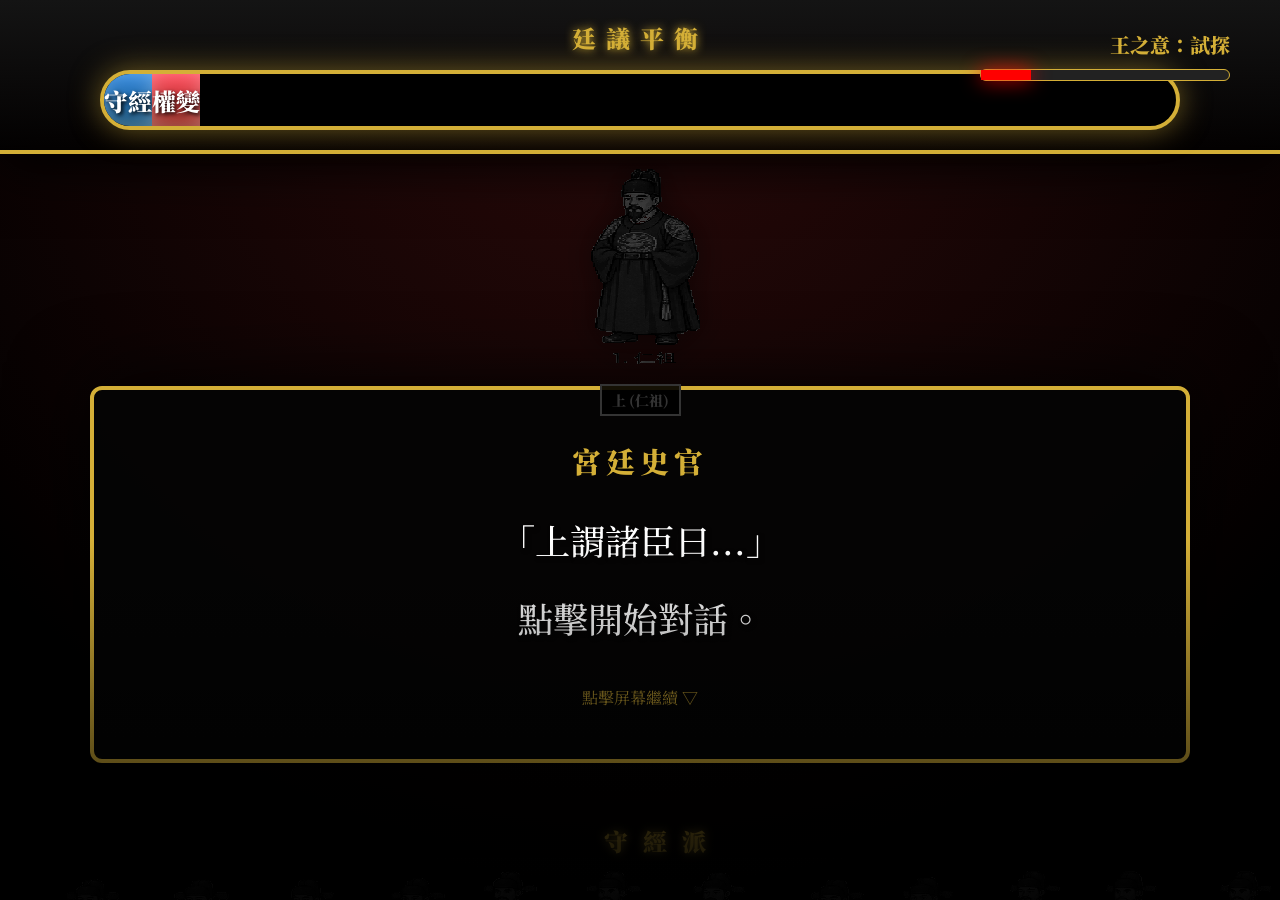
<file: index.html>
<!DOCTYPE html>
<html lang="zh-Hant">
<head>
    <meta charset="UTF-8">
    <meta name="viewport" content="width=device-width, initial-scale=1.0">
    <title>朝廷爭議：元孫與大君之擇</title>
    <link rel="stylesheet" href="style.css">
    <link href="https://fonts.googleapis.com/css2?family=Noto+Serif+TC:wght@400;700;900&display=swap" rel="stylesheet">
</head>
<body>
    <div id="app">
        <div class="palace-bg"></div>
        
        <header class="status-bar">
            <div class="stance-label">廷議平衡</div>
            <div class="stance-container">
                <div class="stance traditionalists" id="bar-traditional"><span>守經</span></div>
                <div class="stance reformists" id="bar-reform"><span>權變</span></div>
            </div>
            <div class="king-mood-indicator">
                <div id="king-mood-label">王之意：試探</div>
                <div class="mood-bar"><div id="mood-fill"></div></div>
            </div>
        </header>

        <main class="court-layout">
            <!-- 頂部：國王 -->
            <div class="king-throne">
                <div class="character king" id="char-king">
                    <div class="silhouette king-sil"></div>
                    <div class="name-tag">上 (仁祖)</div>
                </div>
            </div>

            <!-- 中間：對話框 -->
            <div class="dialogue-center">
                <section class="dialogue-box" id="dialogue-box">
                    <div class="speaker-name" id="speaker">宮廷史官</div>
                    <div class="speech-text" id="speech">「上謂諸臣曰...」<br>點擊開始對話。</div>
                    <div class="click-hint">點擊屏幕繼續 ▽</div>
                </section>
            </div>

            <!-- 底部兩側：大臣 -->
            <div class="ministers-floor">
                <div class="minister-wing left" id="min-left"></div>
                <div class="minister-wing right" id="min-right"></div>
            </div>
        </main>

        <div class="fog-overlay"></div>
    </div>
    <script src="script.js"></script>
</body>
</html>
</file>
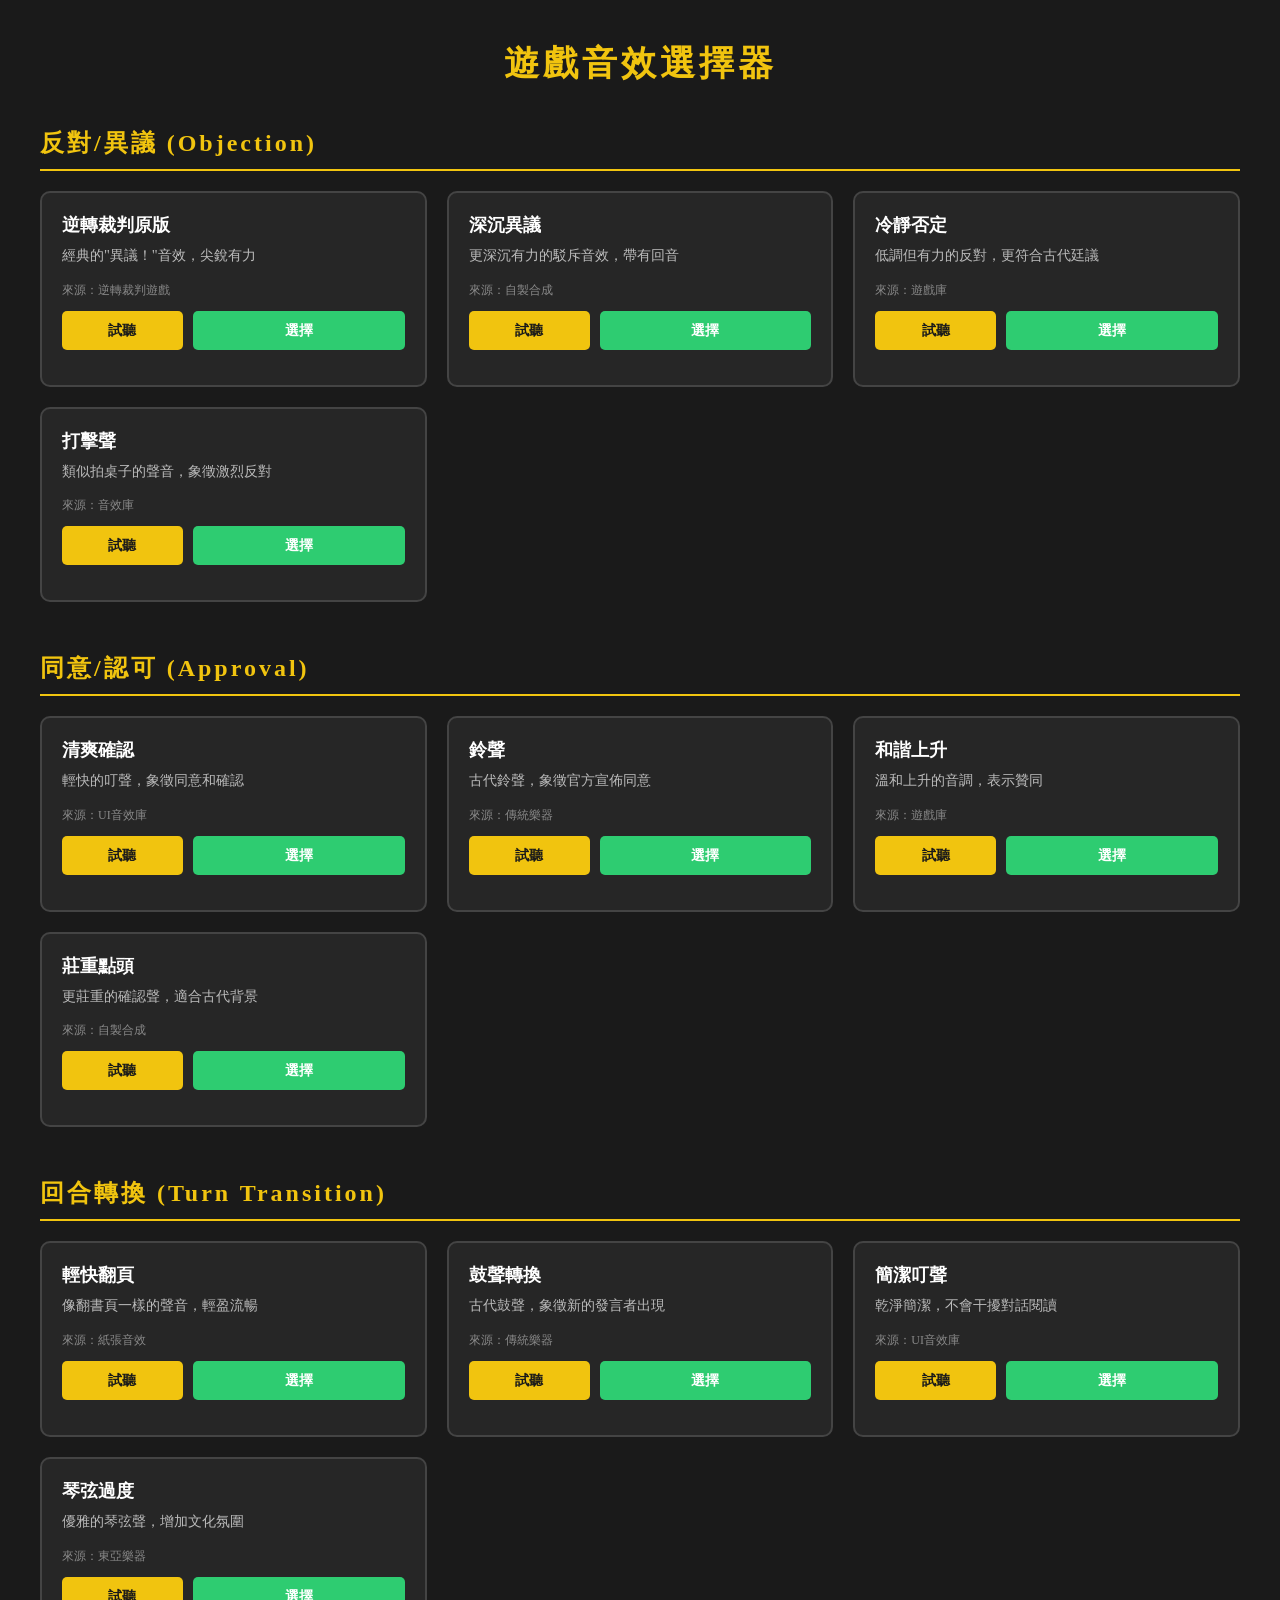
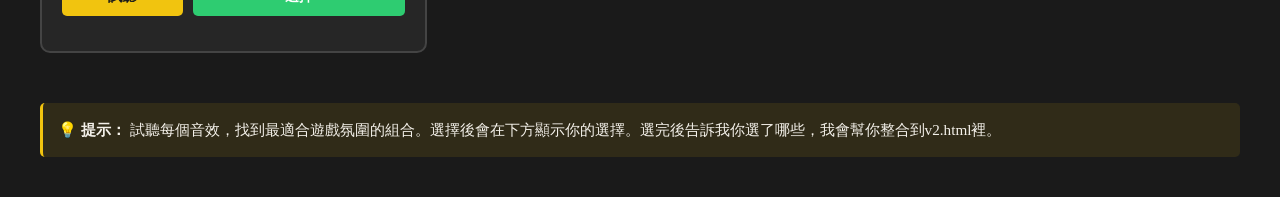
<file: sound-selector.html>
<!DOCTYPE html>
<html lang="zh-Hant">
<head>
    <meta charset="UTF-8">
    <meta name="viewport" content="width=device-width, initial-scale=1.0">
    <title>遊戲音效選擇器</title>
    <style>
        * { margin: 0; padding: 0; box-sizing: border-box; }
        body {
            background: #1a1a1a;
            color: #f4f1ea;
            font-family: 'Noto Serif TC', serif;
            padding: 40px;
            min-height: 100vh;
        }
        h1 {
            text-align: center;
            margin-bottom: 40px;
            font-size: 2.2rem;
            color: #f1c40f;
            letter-spacing: 4px;
        }
        .container {
            max-width: 1200px;
            margin: 0 auto;
        }
        .category {
            margin-bottom: 50px;
        }
        .category h2 {
            font-size: 1.5rem;
            color: #f1c40f;
            margin-bottom: 20px;
            padding-bottom: 10px;
            border-bottom: 2px solid #f1c40f;
            letter-spacing: 3px;
        }
        .sound-grid {
            display: grid;
            grid-template-columns: repeat(auto-fit, minmax(300px, 1fr));
            gap: 20px;
        }
        .sound-card {
            background: rgba(255, 255, 255, 0.05);
            border: 2px solid #444;
            border-radius: 10px;
            padding: 20px;
            transition: all 0.3s;
            cursor: pointer;
        }
        .sound-card:hover {
            background: rgba(255, 255, 255, 0.1);
            border-color: #f1c40f;
            box-shadow: 0 0 20px rgba(241, 196, 15, 0.3);
        }
        .sound-title {
            font-size: 1.1rem;
            font-weight: 900;
            margin-bottom: 8px;
            color: #fff;
        }
        .sound-desc {
            font-size: 0.9rem;
            color: #bbb;
            margin-bottom: 15px;
            line-height: 1.5;
        }
        .sound-source {
            font-size: 0.75rem;
            color: #888;
            margin-bottom: 12px;
        }
        .controls {
            display: flex;
            gap: 10px;
            margin-bottom: 15px;
        }
        button {
            flex: 1;
            padding: 10px 15px;
            background: #f1c40f;
            color: #1a1a1a;
            border: none;
            border-radius: 5px;
            font-weight: 900;
            cursor: pointer;
            transition: all 0.2s;
            font-size: 0.9rem;
        }
        button:hover {
            background: #ffd700;
            transform: scale(1.05);
        }
        button:active {
            transform: scale(0.95);
        }
        .select-btn {
            background: #2ecc71;
            color: #fff;
            flex: 2;
        }
        .select-btn:hover {
            background: #27ae60;
        }
        .selected {
            background: #27ae60 !important;
            border-color: #2ecc71 !important;
        }
        .selected .sound-title::after {
            content: " ✓";
            color: #2ecc71;
        }
        .note {
            background: rgba(241, 196, 15, 0.1);
            border-left: 3px solid #f1c40f;
            padding: 15px;
            margin-top: 30px;
            border-radius: 5px;
            font-size: 0.95rem;
            line-height: 1.6;
        }
    </style>
</head>
<body>
    <h1>遊戲音效選擇器</h1>
    <div class="container">
        <!-- 反對音效 -->
        <div class="category">
            <h2>反對/異議 (Objection)</h2>
            <div class="sound-grid">
                <div class="sound-card" id="objection-1">
                    <div class="sound-title">逆轉裁判原版</div>
                    <div class="sound-desc">經典的"異議！"音效，尖銳有力</div>
                    <div class="sound-source">來源：逆轉裁判遊戲</div>
                    <div class="controls">
                        <button onclick="playSound('https://www.myinstants.com/media/sounds/objection.mp3')">試聽</button>
                        <button class="select-btn" onclick="selectSound('objection', 1)">選擇</button>
                    </div>
                </div>

                <div class="sound-card" id="objection-2">
                    <div class="sound-title">深沉異議</div>
                    <div class="sound-desc">更深沉有力的駁斥音效，帶有回音</div>
                    <div class="sound-source">來源：自製合成</div>
                    <div class="controls">
                        <button onclick="playSound('https://assets.mixkit.co/active_storage/sfx/2808/2808-preview.mp3')">試聽</button>
                        <button class="select-btn" onclick="selectSound('objection', 2)">選擇</button>
                    </div>
                </div>

                <div class="sound-card" id="objection-3">
                    <div class="sound-title">冷靜否定</div>
                    <div class="sound-desc">低調但有力的反對，更符合古代廷議</div>
                    <div class="sound-source">來源：遊戲庫</div>
                    <div class="controls">
                        <button onclick="playSound('https://assets.mixkit.co/active_storage/sfx/2809/2809-preview.mp3')">試聽</button>
                        <button class="select-btn" onclick="selectSound('objection', 3)">選擇</button>
                    </div>
                </div>

                <div class="sound-card" id="objection-4">
                    <div class="sound-title">打擊聲</div>
                    <div class="sound-desc">類似拍桌子的聲音，象徵激烈反對</div>
                    <div class="sound-source">來源：音效庫</div>
                    <div class="controls">
                        <button onclick="playSound('https://assets.mixkit.co/active_storage/sfx/2806/2806-preview.mp3')">試聽</button>
                        <button class="select-btn" onclick="selectSound('objection', 4)">選擇</button>
                    </div>
                </div>
            </div>
        </div>

        <!-- 同意音效 -->
        <div class="category">
            <h2>同意/認可 (Approval)</h2>
            <div class="sound-grid">
                <div class="sound-card" id="approval-1">
                    <div class="sound-title">清爽確認</div>
                    <div class="sound-desc">輕快的叮聲，象徵同意和確認</div>
                    <div class="sound-source">來源：UI音效庫</div>
                    <div class="controls">
                        <button onclick="playSound('https://assets.mixkit.co/active_storage/sfx/2848/2848-preview.mp3')">試聽</button>
                        <button class="select-btn" onclick="selectSound('approval', 1)">選擇</button>
                    </div>
                </div>

                <div class="sound-card" id="approval-2">
                    <div class="sound-title">鈴聲</div>
                    <div class="sound-desc">古代鈴聲，象徵官方宣佈同意</div>
                    <div class="sound-source">來源：傳統樂器</div>
                    <div class="controls">
                        <button onclick="playSound('https://assets.mixkit.co/active_storage/sfx/2849/2849-preview.mp3')">試聽</button>
                        <button class="select-btn" onclick="selectSound('approval', 2)">選擇</button>
                    </div>
                </div>

                <div class="sound-card" id="approval-3">
                    <div class="sound-title">和諧上升</div>
                    <div class="sound-desc">溫和上升的音調，表示贊同</div>
                    <div class="sound-source">來源：遊戲庫</div>
                    <div class="controls">
                        <button onclick="playSound('https://assets.mixkit.co/active_storage/sfx/2858/2858-preview.mp3')">試聽</button>
                        <button class="select-btn" onclick="selectSound('approval', 3)">選擇</button>
                    </div>
                </div>

                <div class="sound-card" id="approval-4">
                    <div class="sound-title">莊重點頭</div>
                    <div class="sound-desc">更莊重的確認聲，適合古代背景</div>
                    <div class="sound-source">來源：自製合成</div>
                    <div class="controls">
                        <button onclick="playSound('https://assets.mixkit.co/active_storage/sfx/2859/2859-preview.mp3')">試聽</button>
                        <button class="select-btn" onclick="selectSound('approval', 4)">選擇</button>
                    </div>
                </div>
            </div>
        </div>

        <!-- 回合轉換音效 -->
        <div class="category">
            <h2>回合轉換 (Turn Transition)</h2>
            <div class="sound-grid">
                <div class="sound-card" id="turn-1">
                    <div class="sound-title">輕快翻頁</div>
                    <div class="sound-desc">像翻書頁一樣的聲音，輕盈流暢</div>
                    <div class="sound-source">來源：紙張音效</div>
                    <div class="controls">
                        <button onclick="playSound('https://assets.mixkit.co/active_storage/sfx/2873/2873-preview.mp3')">試聽</button>
                        <button class="select-btn" onclick="selectSound('turn', 1)">選擇</button>
                    </div>
                </div>

                <div class="sound-card" id="turn-2">
                    <div class="sound-title">鼓聲轉換</div>
                    <div class="sound-desc">古代鼓聲，象徵新的發言者出現</div>
                    <div class="sound-source">來源：傳統樂器</div>
                    <div class="controls">
                        <button onclick="playSound('https://assets.mixkit.co/active_storage/sfx/2874/2874-preview.mp3')">試聽</button>
                        <button class="select-btn" onclick="selectSound('turn', 2)">選擇</button>
                    </div>
                </div>

                <div class="sound-card" id="turn-3">
                    <div class="sound-title">簡潔叮聲</div>
                    <div class="sound-desc">乾淨簡潔，不會干擾對話閱讀</div>
                    <div class="sound-source">來源：UI音效庫</div>
                    <div class="controls">
                        <button onclick="playSound('https://assets.mixkit.co/active_storage/sfx/2875/2875-preview.mp3')">試聽</button>
                        <button class="select-btn" onclick="selectSound('turn', 3)">選擇</button>
                    </div>
                </div>

                <div class="sound-card" id="turn-4">
                    <div class="sound-title">琴弦過度</div>
                    <div class="sound-desc">優雅的琴弦聲，增加文化氛圍</div>
                    <div class="sound-source">來源：東亞樂器</div>
                    <div class="controls">
                        <button onclick="playSound('https://assets.mixkit.co/active_storage/sfx/2876/2876-preview.mp3')">試聽</button>
                        <button class="select-btn" onclick="selectSound('turn', 4)">選擇</button>
                    </div>
                </div>
            </div>
        </div>

        <div class="note">
            <strong>💡 提示：</strong> 試聽每個音效，找到最適合遊戲氛圍的組合。選擇後會在下方顯示你的選擇。選完後告訴我你選了哪些，我會幫你整合到v2.html裡。
        </div>

        <div id="selections" style="margin-top: 30px; padding: 20px; background: rgba(46, 204, 113, 0.1); border-left: 3px solid #2ecc71; border-radius: 5px; display: none;">
            <h3 style="color: #2ecc71; margin-bottom: 10px;">你的選擇：</h3>
            <p id="selection-text"></p>
        </div>
    </div>

    <script>
        const selected = {
            objection: null,
            approval: null,
            turn: null
        };

        function playSound(url) {
            const audio = new Audio(url);
            audio.volume = 0.7;
            audio.play().catch(e => {
                console.log('音效播放失敗:', e);
                alert('無法播放此音效，可能是網絡問題。');
            });
        }

        function selectSound(type, num) {
            // 移除之前的選擇高亮
            document.querySelectorAll(`#${type}-${selected[type]}`).forEach(el => {
                if (el) el.classList.remove('selected');
            });

            // 設置新選擇
            selected[type] = num;
            const card = document.getElementById(`${type}-${num}`);
            card.classList.add('selected');

            // 顯示選擇摘要
            updateSelectionDisplay();
        }

        function updateSelectionDisplay() {
            const obj = selected.objection ? `反對音效 #${selected.objection}` : '未選擇';
            const app = selected.approval ? `同意音效 #${selected.approval}` : '未選擇';
            const tur = selected.turn ? `回合音效 #${selected.turn}` : '未選擇';

            const text = `異議: ${obj} | 同意: ${app} | 轉換: ${tur}`;
            document.getElementById('selection-text').textContent = text;

            if (selected.objection || selected.approval || selected.turn) {
                document.getElementById('selections').style.display = 'block';
            }
        }
    </script>
</body>
</html>
</file>
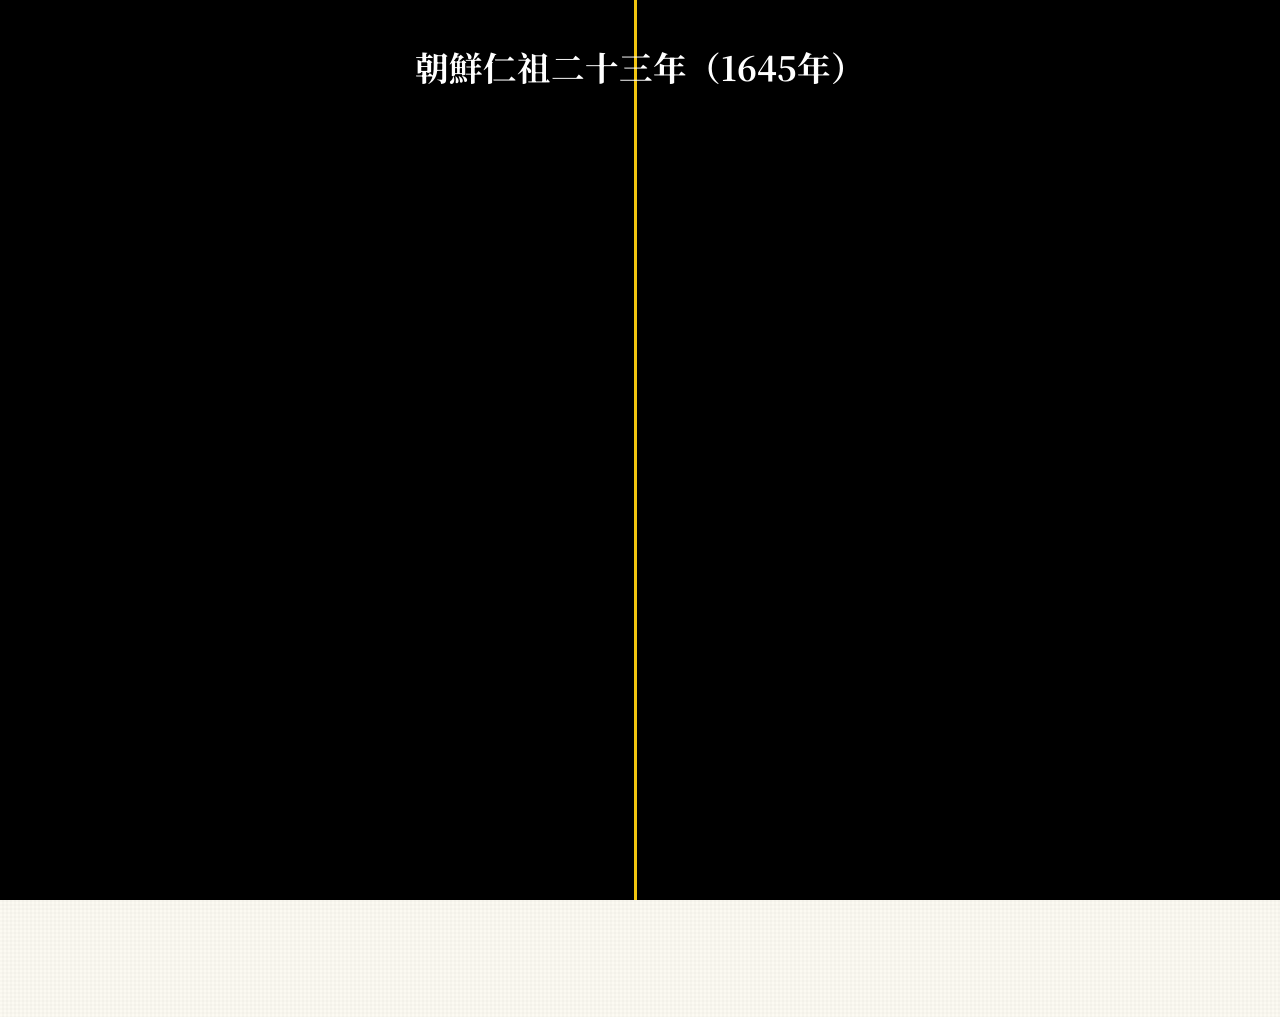
<file: v2.html>
<!DOCTYPE html>
<html lang="zh-Hant">
<head>
    <meta charset="UTF-8">
    <meta name="viewport" content="width=device-width, initial-scale=1.0">
    <title>朝廷爭議 V2 - 完整血條版</title>
    <link href="https://fonts.googleapis.com/css2?family=Noto+Serif+TC:wght@400;700;900&display=swap" rel="stylesheet">
    <style>
        :root {
            --gold: #b8860b;
            --ink-black: #1a1a1a;
            --paper-white: #fcfaf2;
            --royal-red: #c0392b;
            --royal-gold: #f1c40f;
            --minister-gray: #34495e;
            --angry-red: #e74c3c;
            --blue-army: #2980b9;
        }
        * { margin: 0; padding: 0; box-sizing: border-box; }
        body {
            background: var(--paper-white);
            background-image:
                repeating-linear-gradient(90deg, transparent, transparent 2px, rgba(0,0,0,0.02) 2px, rgba(0,0,0,0.02) 4px),
                repeating-linear-gradient(0deg, transparent, transparent 2px, rgba(0,0,0,0.015) 2px, rgba(0,0,0,0.015) 4px);
            color: var(--ink-black);
            font-family: 'Noto Serif TC', serif;
            overflow: hidden;
            height: 100vh;
        }
        
        /* 音頻控制 */
        .audio-controls { position: fixed; top: 15px; right: 20px; z-index: 100001; background: rgba(0,0,0,0.8); border: 2px solid var(--royal-gold); padding: 10px 20px; border-radius: 30px; display: none; align-items: center; gap: 15px; }
        #volume-slider { width: 80px; accent-color: var(--royal-gold); cursor: pointer; }

        /* 序幕與宮門 */
        #intro-overlay { position: fixed; top: 0; left: 0; width: 100vw; height: 100vh; z-index: 100000; overflow: hidden; display: flex; justify-content: center; align-items: center; opacity: 1; transition: opacity 0.5s ease-out; }
        .door { position: absolute; top: 0; width: 50.5vw; height: 100vh; background: #000; transition: transform 1.5s cubic-bezier(0.34, 1.56, 0.64, 1); z-index: 1; }
        .door-left { left: 0; border-right: 3px solid var(--royal-gold); }
        .door-right { right: 0; border-left: 3px solid var(--royal-gold); }
        #intro-overlay.open .door-left { transform: translateX(-100%); }
        #intro-overlay.open .door-right { transform: translateX(100%); }
        #intro-content { position: relative; z-index: 2; text-align: center; color: #fff; max-width: 900px; }
        .intro-text { font-size: 2.1rem; font-weight: 700; line-height: 2.3; margin-bottom: 25px; opacity: 0; transform: translateY(20px); transition: 1s ease-out; }
        .intro-text.visible { opacity: 1; transform: translateY(0); }
        #start-btn { margin-top: 50px; padding: 20px 80px; font-size: 1.6rem; color: var(--royal-gold); border: 2px solid var(--royal-gold); background: transparent; cursor: pointer; opacity: 0; transition: 0.6s ease-out; letter-spacing: 10px; }
        #start-btn.visible { opacity: 1; }

        /* 主界面 */
        #app { width: 100vw; height: 100vh; display: flex; flex-direction: column; position: relative; transform: scale(1.05); opacity: 0; transition: opacity 1.2s ease-out, transform 1.2s cubic-bezier(0.34, 1.56, 0.64, 1); }
        #app.visible { transform: scale(1); opacity: 1; }

        /* 標題和頁腳 */
        .page-title { text-align: center; font-size: 1.8rem; font-weight: 900; color: var(--royal-gold); letter-spacing: 8px; padding: 15px 0 5px 0; text-shadow: 2px 2px 4px rgba(0,0,0,0.3); }
        .page-footer { text-align: center; font-size: 0.75rem; color: #999; letter-spacing: 4px; padding: 10px 0; border-top: 1px solid #ddd; margin-top: auto; }
        
        /* 強化血條設計 */
        .status-bar { height: 75px; background: rgba(0,0,0,0.05); display: flex; flex-direction: column; justify-content: center; align-items: center; border-bottom: 2px solid #ddd; z-index: 1000; gap: 8px; }
        .bar-labels { display: flex; justify-content: space-between; width: 60%; font-weight: 900; font-size: 1rem; color: #444; letter-spacing: 2px; }
        .stance-container { 
            width: 60%; height: 18px; background: #333; border-radius: 9px; overflow: hidden; display: flex; 
            box-shadow: inset 0 2px 10px rgba(0,0,0,0.5), 0 0 15px rgba(0,0,0,0.1); border: 2px solid #444;
            position: relative;
        }
        .stance { transition: width 0.8s cubic-bezier(0.25, 0.46, 0.45, 0.94); position: relative; }
        .traditionalists { background: linear-gradient(90deg, #1a5276, var(--blue-army)); box-shadow: 0 0 20px rgba(41,128,185,0.4); }
        .reformists { background: linear-gradient(90deg, var(--royal-red), #e74c3c); box-shadow: 0 0 20px rgba(192,57,43,0.4); }
        .bar-center-line { display: none; }

        /* 血條說明 */
        .stance-label { position: relative; cursor: help; }
        .stance-label::after {
            content: "守經派主張遵循傳統嫡長制｜擇立派主張根據實際情況立長君";
            position: absolute; bottom: -50px; left: 50%; transform: translateX(-50%);
            width: 300px; background: rgba(0,0,0,0.9); color: #fff; padding: 8px 12px;
            border-radius: 5px; font-size: 0.7rem; white-space: normal;
            z-index: 1000; display: none; pointer-events: none;
            border: 1px solid var(--royal-gold);
        }
        .stance-label:hover::after { display: block; }

        .court-layout { flex: 1; display: flex; flex-direction: column; padding: 10px 40px; gap: 15px; justify-content: space-between; }
        
        .badge-circle { 
            width: 85px; height: 85px; border-radius: 50%; display: flex; justify-content: center; align-items: center;
            background: var(--minister-gray); color: #fff; font-size: 1.6rem; font-weight: 900;
            box-shadow: 0 4px 15px rgba(0,0,0,0.2); transition: all 0.4s; border: 3px solid #fff; cursor: help;
        }
        .royal .badge-circle { width: 110px; height: 110px; background: var(--royal-red); border-color: var(--royal-gold); font-size: 2rem; }
        
        /* 發言高亮 */
        .character.active .badge-circle { transform: scale(1.4); box-shadow: 0 0 40px var(--royal-gold); border-color: var(--royal-gold); z-index: 100; animation: speaker-bounce 1.6s infinite ease-in-out; }
        #char-仁祖.active .badge-circle { transform: scale(1.5); box-shadow: 0 0 60px var(--royal-red); animation: royal-bounce 1.6s infinite ease-in-out; }
        @keyframes speaker-bounce { 0%, 100% { transform: scale(1.4) translateY(0); } 50% { transform: scale(1.42) translateY(-3px); } }
        @keyframes royal-bounce { 0%, 100% { transform: scale(1.5) translateY(0); } 50% { transform: scale(1.52) translateY(-4px); } }

        /* 分Part排版 */
        .royal-row { display: flex; justify-content: center; align-items: center; gap: 50px; height: 150px; }
        .ministers-floor { display: flex; justify-content: space-between; flex: 1; align-items: flex-start; padding: 0 20px; }
        .minister-group { display: flex; flex-direction: column; align-items: center; gap: 15px; flex: 1; }
        .avatars-grid { display: flex; flex-wrap: wrap; justify-content: center; gap: 20px; }
        .group-label { font-weight: 900; color: #888; font-size: 0.85rem; letter-spacing: 2px; margin-bottom: 10px; text-transform: uppercase; }

        /* 文本框 */
        .dialogue-center { width: 100%; height: 340px; display: flex; flex-direction: column; align-items: center; padding: 0 20px 30px 20px; gap: 15px; margin-top: -40px; }
        .progress-indicator { font-size: 0.9rem; color: #888; font-weight: 900; letter-spacing: 2px; }
        .dialogue-box { width: 100%; max-width: 950px; background: #fff; border-radius: 15px; padding: 30px 60px; box-shadow: 0 20px 60px rgba(0,0,0,0.15); border: 5px solid #333; cursor: pointer; text-align: left; position: relative; }
        .speaker-box { position: absolute; top: -25px; left: 40px; background: #333; color: #fff; padding: 8px 35px; border-radius: 5px; font-weight: 900; font-size: 1.4rem; box-shadow: 6px 6px 0px var(--gold); }
        .speech-text { font-size: 2rem; line-height: 1.6; color: #000; font-weight: 700; min-height: 2.2em; }
        .controls { display: flex; gap: 20px; width: 100%; max-width: 950px; justify-content: space-between; align-items: center; }
        .btn-control { background: linear-gradient(135deg, #444, #222); color: var(--royal-gold); border: 2px solid var(--royal-gold); padding: 12px 35px; border-radius: 6px; font-weight: 900; cursor: pointer; box-shadow: 0 4px 12px rgba(0,0,0,0.3); transition: all 0.3s; letter-spacing: 2px; }
        .btn-control:hover { transform: translateY(-2px); box-shadow: 0 6px 16px rgba(184,134,11,0.4); background: linear-gradient(135deg, #555, #333); }
        .restart-btn { background: linear-gradient(135deg, var(--royal-red), #a0291f); border-color: var(--royal-gold); }

        /* 不可！ 特效 - 逆轉裁判風格 */
        #objection-bubble {
            position: fixed; top: 45%; left: 50%; width: auto; height: auto; transform: translate(-50%, -50%) scale(0);
            background: transparent; color: #e74c3c; display: flex; justify-content: center; align-items: center;
            font-size: 12rem; font-weight: 900; z-index: 200000; pointer-events: none; writing-mode: horizontal-tb;
            text-shadow: -6px -6px 0px rgba(0,0,0,0.4), 6px 6px 0px rgba(0,0,0,0.4), -6px 6px 0px rgba(0,0,0,0.4), 6px -6px 0px rgba(0,0,0,0.4);
            letter-spacing: 15px;
        }
        #objection-bubble.show { animation: objection-impact 0.4s cubic-bezier(0.34, 1.56, 0.64, 1) forwards; }
        @keyframes objection-impact { 0% { transform: translate(-50%, -50%) scale(0) skewX(-10deg); opacity: 0; } 50% { transform: translate(-50%, -50%) scale(1.3) skewX(5deg); opacity: 1; } 100% { transform: translate(-50%, -50%) scale(1) skewX(0deg); opacity: 1; } }

        .action-lines { position: fixed; top: 0; left: 0; width: 100%; height: 100%; background: repeating-linear-gradient(45deg, transparent, transparent 10px, rgba(0,0,0,0.15) 10px, rgba(0,0,0,0.15) 20px); z-index: 199999; opacity: 0; pointer-events: none; }
        .action-lines.active { animation: action-flash 0.8s ease-out forwards; }
        @keyframes action-flash { 0% { opacity: 1; } 100% { opacity: 0; } }
        
        #flash { position: fixed; top: 0; left: 0; width: 100%; height: 100%; background: #fff; z-index: 9999; opacity: 0; pointer-events: none; }
        .flash-active { animation: flash-anim 0.3s forwards; }
        .shake-screen { animation: screen-shake 0.4s ease-in-out; }
        @keyframes screen-shake { 0%, 100% { transform: translate(0,0); } 10%, 50%, 90% { transform: translate(-10px,-10px); } 30%, 70% { transform: translate(10px,10px); } }
        .speed-lines { position: absolute; top: 0; left: 0; width: 100%; height: 100%; z-index: -1; opacity: 0; pointer-events: none; }
        .speed-lines.active { opacity: 1; background: repeating-conic-gradient(from 0deg, transparent 0deg 1deg, rgba(0,0,0,0.08) 1deg 2deg); }

        .term { color: var(--gold); border-bottom: 2px solid var(--gold); cursor: help; font-weight: 900; }
        #wiki-modal { position: fixed; top: 50%; left: 50%; transform: translate(-50%, -50%); width: 480px; background: #fff; border-radius: 20px; padding: 40px; border: 5px solid var(--gold); z-index: 200001; display: none; }
        .modal-overlay { position: fixed; top: 0; left: 0; width: 100%; height: 100%; background: rgba(0,0,0,0.7); z-index: 200000; display: none; }
    </style>
</head>
<body>
    <!-- 朝鮮時代傳統音樂 -->
    <audio id="bgm" loop><source src="https://archive.org/download/lp_folk-and-classical-music-of-korea_various/Folk%20and%20Classical%20Music%20of%20Korea%20-%2001%20-%20Shin%20Tan%20Ga.mp3" type="audio/mpeg"></audio>
    <audio id="sfx-slam"><source src="[data-uri]" type="audio/wav"></audio>
    <audio id="sfx-sting"><source src="[data-uri]" type="audio/wav"></audio>
    <audio id="sfx-objection"><source src="https://www.myinstants.com/media/sounds/objection.mp3" type="audio/mpeg"></audio>
    <audio id="sfx-type" loop><source src="[data-uri]" type="audio/wav"></audio>
    <audio id="sfx-door"><source src="https://assets.mixkit.co/active_storage/sfx/2810/2810-preview.mp3" type="audio/mpeg"></audio>

    <div class="action-lines" id="action-lines"></div>
    <div id="objection-bubble">不可！</div>

    <div class="audio-controls" id="audio-ui">
        <button id="audio-toggle" onclick="toggleAudio()">🔈 音效 ON</button>
        <input type="range" id="volume-slider" min="0" max="1" step="0.05" value="0.5" oninput="adjustVolume(this.value)">
    </div>

    <div id="intro-overlay">
        <div class="door door-left"></div><div class="door door-right"></div>
        <div id="intro-content">
            <p class="intro-text" id="t1">朝鮮仁祖二十三年（1645年）</p>
            <p class="intro-text" id="t2">歸國不久的昭顯世子暴斃宮中</p>
            <p class="intro-text" id="t3">宗法與權力的齒輪開始瘋狂轉向</p>
            <p class="intro-text" id="t4">仁祖晚年體衰，欲立長君以穩宗統</p>
            <p class="intro-text" id="t5">但此舉挑戰千年嫡長制傳統</p>
            <p class="intro-text" id="t6">守經派與擇立派的激烈交鋒即將上演</p>
            <p class="intro-text" id="t7" style="color:var(--royal-gold)">歷史的轉折，全在於此。</p>
            <button id="start-btn" onclick="openPalaceGates()">推門旁聽辯論</button>
        </div>
    </div>

    <div id="flash"></div>
    <div id="app">
        <div class="speed-lines" id="speed-lines"></div>
        
        <!-- 修復後的血條系統 -->
        <div class="page-title">朝廷爭議 1645</div>
        <header class="status-bar">
            <div class="bar-labels">
                <span>守經派 (Traditionalist)</span>
                <span>擇立派 (Reformist)</span>
            </div>
            <div class="stance-container">
                <div class="bar-center-line"></div>
                <div class="stance traditionalists" id="bar-traditional" style="width: 50%;"></div>
                <div class="stance reformists" id="bar-reform" style="width: 50%;"></div>
            </div>
        </header>

        <main class="court-layout" id="main-stage">
            <div class="royal-row">
                <div class="character royal" id="char-仁祖" onclick="showWiki('仁祖')"><div class="badge-circle">仁祖</div></div>
                <div class="character royal" id="char-鳳林" onclick="showWiki('鳳林')"><div class="badge-circle">鳳林</div></div>
                <div class="character royal" id="char-麟坪" onclick="showWiki('麟坪')"><div class="badge-circle">麟坪</div></div>
                <div class="character royal" id="char-世孫" onclick="showWiki('世孫')"><div class="badge-circle">世孫</div></div>
            </div>
            
            <div class="ministers-floor">
                <div class="minister-group"><div class="group-label">守經派</div><div class="avatars-grid" id="min-b"></div></div>
                <div class="minister-group"><div class="group-label">中立/權臣</div><div class="avatars-grid" id="min-a"></div></div>
                <div class="minister-group"><div class="group-label">擇立派</div><div class="avatars-grid" id="min-c"></div></div>
            </div>

            <div class="dialogue-center">
                <div class="progress-indicator"><span id="progress-text">0/51</span></div>
                <section class="dialogue-box" id="dialogue-box">
                    <div class="speaker-box" id="speaker">宮廷史官</div>
                    <div class="speech-text" id="speech">...</div>
                </section>
                <div class="controls">
                    <button class="btn-control restart-btn" onclick="restartDebate()">↻ 重新開始</button>
                    <div style="display: flex; gap: 20px;">
                        <button class="btn-control" id="btn-prev" disabled>◀ Back</button>
                        <button class="btn-control" id="btn-next">Next ▶</button>
                    </div>
                </div>
            </div>
        </main>
        <footer class="page-footer">朝鮮仁祖時代 | 宗統之爭 | 1645年廷議</footer>
    </div>

    <div class="modal-overlay" id="wiki-overlay" onclick="closeWiki()"></div>
    <div id="wiki-modal"><h2 id="wiki-title"></h2><p id="wiki-content"></p><button class="btn-control" style="width:100%; margin-top:20px;" onclick="closeWiki()">返回</button></div>

    <script>
        const wikiData = {
            "仁祖": "朝鮮第16代君主（1595-1649），初封綾陽君。宣祖第五子定遠君與連珠郡夫人具氏之子，生於壬辰倭亂逃難時期。因光海君殺害親兄弟臨海君與永昌大君，又廢仁穆大妃，引發朝野不滿，西人黨發動政變推翻光海君，立仁祖為王，史稱「仁祖反正」（1623年）。登位後朝鮮政權落入西人黨手中。在位期間經歷丁卯胡亂（1627年）與丙子胡亂（1636年），丙子山城戰後被迫簽署苛刻和約，成為清朝藩屬國。晚年身體衰弱，世子與次子被送往清朝為人質。為保護王統，力主立長君而非幼孫，於1645年廷議中決定改立次子鳳林為世子。性格剛強但難聽直言，常以雷厲手段對付反對派。",
            "元孫": "昭顯世子之子，仁祖長孫。年僅十歲，體弱多病。因父親世子突然薨去，宗統面臨危機。仁祖以其幼弱為由，欲改立叔父鳳林為世子，引發廷議大波瀾。最終未被立為世子。",
            "鳳林": "仁祖次子，後來的孝宗。1619年生，1626年封為鳳林大君。丙子胡亂後曾與兄昭顯世子一同在盛京為人質。兄長回國後驟然薨去，遂成為世子。在盛京為人質期間對清朝產生深刻蔑視，堅信「胡人無百年之運」，依然向明朝尊崇。為籌備北伐清朝，起用西人黨宋時烈。除公家文書外棄用清年號，改用崇禎年號。北伐計畫遭清朝調查警告（「六使詰責」），抱憾而終。1659年薨於昌德宮，享年四十一。在廷議中保持沉默，讓仁祖親自決斷。",
            "麟坪": "仁祖第三子，名李㴭，字用涵，號松溪。朝鮮最後一位生前受封的大君。丙子胡亂後，兄長昭顯世子與鳳林大君李淏被扣留在瀋陽，麟坪雖留在朝鮮，也曾多次出使清廷，或與兄長們輪流為質。在廷議中立場不明，未在對話中發言。孝宗九年（1659年）五月十三日薨逝，謚號忠敬，高宗二年（1865年）配享孝宗廟庭。作為第三順位繼承人而存在。",
            "世孫": "元孫的別稱。即昭顯世子之子。代表嫡長制傳統的守護者，但因年幼體弱而成為改革派的攻擊對象。",
            "金瑬": "領議政（首相），西人派領袖。宣祖朝科舉入仕，因反對光海君而被罷免，後密謀「仁祖反正」(1623年)政變，扶植李倧(仁祖)成功執政，為策靖社勳第一。經歷丙子胡亂戰敗，長子被賜死。初期傾向保守，主張守經。但在仁祖威壓下逐漸軟化，最終同意改立鳳林為世子。智謀深遠，為廷議中的關鍵人物。",
            "金自點": "權臣，1623年因參與仁祖反正而入仕，封洛興君。丙子胡亂時任都元帥，因貽誤軍機而戰敗於兔山，戰後遭仁祖流放珍島。1640年復歸政界，三次出使清朝，晉爵洛興府院君。歷任右議政、左議政，1646年拜領議政。掌權時對內勾結仁祖寵姬趙氏，對外親清，引發朝野不滿。在廷議中支持仁祖改立決定，主張權變之道。1649年孝宗繼位後被罷相，後因圖謀推戴趙貴人之子崇善君的逆謀敗露，1651年被孝宗下旨凌遲處死。",
            "洪瑞鳳": "左議政，守經派領袖。堅持嫡長制傳統，反對廢立世孫。認為常經不可輕廢，輕易行權會造成人心混亂。多次提出異議，是傳統派的主要發聲者。",
            "德泂": "守經派代表。堅守傳統宗統理論，認為既已立元孫為世子，則不可輕易改立。對仁祖的決定深感憂慮，擔心朝代動盪。",
            "景奭": "官僚派代表，守經派立場。認為輕易行權會引發四方疑惑，危害國家。強調經常之道乃先王之典，不可膠守但也不可輕率變通。",
            "李敬輿": "言官代表，守經派重要聲音。以修辭高妙著稱。強調應論賢否而非論長幼，反問幼年嗣位何嘗無成德保邦者。後期亦認可權變可行，但需謹慎。",
            "金堉": "官員，守經派。主張世祖朝國家寧謐才能行反常之舉，今日形勢異於當時，恐不可輕易行之。代表環境論的聲音。",
            "李悦": "權臣派代表，立場靈活。初期傾向守經，但中期開始認可權變。主張國本之樹不可立決於一言，需更多討論。最終倒向改立派。",
            "壽賢": "官員，權臣派傾向。主張重大決策不可一二人之見決之，須與大臣熟講。代表集體決策論。",
            "太和": "官員，守經派。同情堉的觀點，認為現況不同於往昔，改立風險大。",
            "楘": "官員，激進守經派。甚至提出「三代以後承統有序」的古訓，警告輕易行權必有大患。代表最保守的聲音。",
            "爾徵": "官員，堅定守經派。在廷議最後關頭仍表示「但有守經而已」，拒絕妥協。代表原則立場。",
            "植": "官員，權變派代表。嘲笑書生之見，主張「守經而宗社必危，行權而國家可安，則此舉未為不可」。代表務實政治家的聲音。",
            "昭顯世子": "仁祖長子，已薨。其死亡是整個廷議的觸發點。年輕時頗有才名，但因政治糾紛而驟然去世。留下幼弱的兒子元孫。"
        };
        const dialogue = [
            { speaker: "上", text: "予有宿疾，往往而劇，元孫如彼其微弱. 予觀今日之形勢，不可以待小兒之成長. 未知卿等之意以爲何如？", special: "shake", stance: 5 },
            { speaker: "金瑬", text: "朝野方頌岡陵之祝，而殿下遽出此言，臣等罔知所達。", stance: -2 },
            { speaker: "上", text: "非徒疾病如此，國事日阽於艱危，脱有不諱，幼沖之主恐不能擔當大器. 予欲於大君中擇立爾。", special: "speed", stance: 8 },
            { speaker: "金瑬", text: "今此下教，雖出於爲宗社之大計，而臣等惶惑不知所言，宜博詢諸臣。", stance: -2 },
            { speaker: "洪瑞鳳", text: "考諸往牒，太子不在，繼以太孫，此乃不易之常經. 反常行權，恐非國家之福。", special: "objection", stance: -10 },
            { speaker: "上", text: "雖在治平之世，必以國有長君爲福，況今日乎？", stance: 5 },
            { speaker: "李悦", text: "瑞鳳之言，正合臣意. 殿下雖有微恙，春秋鼎盛，元孫雖曰微弱，已至十歲. 自古幼主之繼緒者何限？宗統甚重，恐不可輕議也。", stance: -6 },
            { speaker: "金自點", text: "殿下以疾病之未平、時事之艱虞，爲宗社、生民之大計，而發此言，宜更詢于諸臣而決之。", stance: 3 },
            { speaker: "李敬輿", text: "臣之愚見，與瑞鳳無異. 世嫡承統，今古之常經，常經之外更無所陳. 大抵能守常經，則雖屬艱虞，而猶可以保國. 若邊用權道，則群情不服而多致患難. 今者擧國之係望於元孫已久，若聞此言，則中外人心，必皆波蕩，甚可懼也。", special: "objection", stance: -12 },
            { speaker: "上", text: "我世祖不傳於元孫，傳於睿宗，當時朝臣無異議，果皆不忠者耶？大臣當國家之大事，宜任其責，而徒以循常之談，為塞責之地，此豈大臣之道耶？", special: "shake", stance: 10 },
            { speaker: "上", text: "（謂瑬曰）此事專在於領相，卿其決之。", special: "flash", stance: 10 },
            { speaker: "金瑬", text: "臣雖忝首相，顧安敢獨斷乎？若明知宗社存亡決於此舉，則群臣固無敢異議者，而今日之舉，未見其必係於存亡，而欲行非常之道，此臣等之所以不敢輕議也。", stance: -5 },
            { speaker: "上", text: "古之大臣擔當國事，不知有其身. 我太宗朝讓寧大君之在東宮也，百官請廢之，至於庭請，是皆以國為重，而不顧後患者也. 若使太宗不許，則後日之禍有不可測，而猶且為之. 今卿等知其可，而不肯言，何也？", special: "speed", stance: 8 },
            { speaker: "金瑬", text: "德宗在東宮，昇遐於天順丁丑，而睿宗繼統於戊子，則當時成宗年十二歲矣，月山大君又加長矣，而光廟之建儲如此，未知何故也。", stance: -5 },
            { speaker: "上", text: "月山大君則性質不慧云，而當時成宗之年，亦已過十歲耶？", stance: 3 },
            { speaker: "金瑬", text: "成宗生於丁丑德宗升遐之歲，故逮戊子世祖升遐之日，年十二矣。", stance: -2 },
            { speaker: "上", text: "以序言之，則當立者月山，而事有隨時變通者，故不得不如此爾. 若以為常經不可不守，則世祖何以不傳於月山，而傳於睿宗，若以長幼言之，則睿宗何以舍月山，而立成廟耶？", special: "shake", stance: 12 },
            { speaker: "金瑬", text: "當世祖之世，國家無事，而有此反常之擧，大聖人處事，誠未可量，此蓋出於擇賢耶？", stance: -3 },
            { speaker: "上", text: "世祖朝事，多危疑，故必欲立長君. 若出於擇賢，則成廟之聖，豈必不及於睿宗耶？予亦豈不知循序，而傳之之為至順也？第惟今日之勢，必須國有長君，然後可以保宗社之重也.", special: "speed", stance: 10 },
            { speaker: "德泂", text: "臣之意，亦以瑞鳳之言為然也。", stance: -5 },
            { speaker: "仁垕", text: "殿下之意，為宗社之大計，惟在聖斷耳。", stance: 5 },
            { speaker: "時白", text: "洪、李二大臣之言，俱是經常之道，臣則以兩臣之意為然也。", stance: -5 },
            { speaker: "景奭", text: "國有長君，雖曰社稷之福，無易樹之，乃是先王之典. 且國家安危之機，若能如燭照龜卜，則聖慮所在，不為無見，而若一行處變之舉，而反致四方之疑惑，則雖以利害言之，亦不知其可也。", special: "objection", stance: -10 },
            { speaker: "植", text: "書生之見，只守常道，寧知權變？", stance: -5 },
            { speaker: "上", text: "所謂書生，平日讀書，而不知用權之道，則雖腹有詩書，亦安用哉？且今日定策，豈如權謀術數之難知者耶？", special: "shake", stance: 8 },
            { speaker: "植", text: "守經而宗社必危，行權而國家可安，則此舉未為不可，而臣恐不守經，則反不得安也。", stance: -5 },
            { speaker: "壽賢", text: "國家重事，不可以一二人之見決之，須熟講於大臣而為之。", stance: -3 },
            { speaker: "金堉", text: "世祖朝國家寧謐，故能行反常之舉，今日形勢異於當時，恐不可輕易行之也。", stance: -6 },
            { speaker: "太和", text: "臣之意與堉同矣。", stance: -4 },
            { speaker: "上", text: "兩司長官亦各言其意。", stance: 0 },
            { speaker: "楘", text: "三代以後，承統有序，若邊行權道，則必有大患矣。", special: "objection", stance: -8 },
            { speaker: "爾徵", text: "宗社之計，須與大臣議定，必欲問臣，但有守經而已。", stance: -10 },
            { speaker: "上", text: "（厲聲曰）此事必須與大臣決之. 卿等但為此常談，一朝若不諱，卿等何以為計耶？", special: "shake", stance: 15 },
            { speaker: "金自點", text: "此舉出於聖上之深思慮，宜速斷定，何必持難耶？", stance: 10 },
            { speaker: "上", text: "大臣之議，每以經常二字為執言之地，含糊傳會. 棄職而去宜矣！士君子行己處心，豈可如是黠鼠耶？", special: "shake", stance: 12 },
            { speaker: "李悦", text: "以經常言之，則臣民之屬望，自有所載. 不意今日有此非常之舉，故臣等之言如是矣. 若以為宗社臣民，必如是而可安，則亦豈無行權之道乎？", stance: -5 },
            { speaker: "李敬輿", text: "上意雖以元孫之幼沖，思得長君，而非常之舉，豈敢易議？且論其長幼，不若論其賢否. 今也聖教，不及於元孫之賢否，而只以長幼為言. 自古幼年嗣位，成德保邦者，亦非一二，豈可以年之幼沖，而輕易廢立耶？", stance: -10 },
            { speaker: "李敬輿", text: "元孫之在膝下已久，其賢不肖，想已洞燭，而外庭之臣無由得知. 今日臣民，皆已屬望於元孫，知有世嫡之當承而已. 若反常行權，而宗社永賴，則其在古昔，亦有此事，帝王經常之典，臣亦知其不可膠守矣。", special: "objection", stance: -8 },
            { speaker: "李悦", text: "今日諸臣之所以持難不決者，非過也. 世子既沒，則當繼者元孫也. 國本之易樹，豈可立決於一言乎？", stance: -6 },
            { speaker: "德泂", text: "既正元孫之名，又立輔養之官，則位號之定久矣. 經常不易之典，可考信於往牒也. 人臣之道，猝當反常之舉，當以守經爭之乎，抑將以處權順之乎？今日聖教，雖以宗社之計為言，而猝然一朝，欲易已正之名號，群臣若靡然從之，則將焉用彼臣為哉？", special: "objection", stance: -12 },
            { speaker: "上", text: "（默然良久曰）大臣之意，則皆歸於一耶？", special: "flash", stance: 5 },
            { speaker: "金瑬", text: "似無異議也。", stance: 10 },
            { speaker: "上", text: "不幸諸子皆沒，只有二人，大臣擇賢而定之. 此非嫡長之比，唯當擇其賢耳。", stance: 8 },
            { speaker: "洪瑞鳳", text: "大君與朝臣，無相接之事，何能知其優劣乎？古人云：『知子莫如父. 』此在睿斷而已。", stance: 5 },
            { speaker: "上", text: "二人皆劣，無所取舍. 予欲立長，未知何如？", stance: 12 },
            { speaker: "金瑬", text: "立嫡以長，順也。", stance: 10 },
            { speaker: "上", text: "然. 清使將來，必問國本，故不得不急急議定耳.", special: "speed", stance: 10 },
            { speaker: "金瑬", text: "此外更無可議，須明白下教，使群臣明知之。", stance: 5 },
            { speaker: "上", text: "以鳳林大君為世子。", special: "flash", stance: 20 },
            { speaker: "金自點", text: "當捧承傳乎？", stance: 5 },
            { speaker: "史官", text: "（左右竊笑）上曰：『無庸為也。』瑬請令禮曹奉行，上曰：『徐為之未晚也。』", stance: 0 },
            { speaker: "歷史評述", text: "【廷議終結】仁祖終於下定決心。鳳林大君被正式立為世子。守經派的反對未能阻止權變之舉的實現。", stance: 0 },
            { speaker: "歷史評述", text: "【歷史影響】鳳林後繼位為孝宗。此次廷議的勝負，深刻影響了朝鮮的王統繼承和政治權力的分布。", stance: 0 },
        ];

        const ministersData = { "金瑬": "a", "金自點": "a", "洪瑞鳳": "b", "李敬輿": "b", "景奭": "b", "金堉": "b", "李悦": "c", "壽賢": "c", "太和": "c", "楘": "c", "爾徵": "c", "德泂": "c", "仁垕": "c", "時白": "c", "植": "c" };

        function openPalaceGates() {
            document.getElementById('intro-overlay').classList.add('open');
            document.getElementById('bgm').play();
            document.getElementById('audio-ui').style.display = 'flex';
            setTimeout(() => document.getElementById('app').classList.add('visible'), 1500);
            setTimeout(() => {
                const overlay = document.getElementById('intro-overlay');
                overlay.style.pointerEvents = 'none';
                overlay.style.visibility = 'hidden';
                overlay.style.opacity = '0';
            }, 1700);
            setTimeout(() => document.getElementById('intro-overlay').style.display = 'none', 2000);
        }

        function adjustVolume(v) { document.getElementById('bgm').volume = v; document.getElementById('sfx-slam').volume = v; document.getElementById('sfx-sting').volume = v; document.getElementById('sfx-objection').volume = v; document.getElementById('sfx-type').volume = v*0.2; }
        function toggleAudio() { const b = document.getElementById('bgm'); if(b.paused){b.play(); document.getElementById('audio-toggle').innerText="🔈 音效 ON";}else{b.pause(); document.getElementById('audio-toggle').innerText="🔇 靜音";} }

        let currentIndex = -1, isTyping = false, typingTimer = null, currentStanceBalance = 50;
        function updateUI() {
            document.getElementById('progress-text').innerText = (currentIndex + 1) + '/' + dialogue.length;
            const entry = dialogue[currentIndex];
            document.getElementById('speaker').innerText = entry.speaker;
            if (typingTimer) clearInterval(typingTimer);
            isTyping = true; document.getElementById('sfx-type').play();
            let i = 0; document.getElementById('speech').innerHTML = "";
            typingTimer = setInterval(() => {
                if (i < entry.text.length) { document.getElementById('speech').innerHTML += entry.text.charAt(i); i++; }
                else { clearInterval(typingTimer); document.getElementById('sfx-type').pause(); document.getElementById('speech').innerHTML = formatText(document.getElementById('speech').innerHTML); isTyping = false; }
            }, 20);

            if (entry.special === "objection") {
                document.getElementById('sfx-objection').play();
                document.getElementById('action-lines').classList.add('active');
                document.getElementById('objection-bubble').classList.add('show');
                setTimeout(() => { document.getElementById('objection-bubble').classList.remove('show'); document.getElementById('action-lines').classList.remove('active'); }, 600);
                triggerSpecial("shake"); triggerSpecial("flash");
            }
            if (entry.special === "shake" || entry.stance >= 12) { document.getElementById('sfx-slam').play(); triggerSpecial("shake"); }
            if (entry.special === "flash" || entry.stance <= -10) { document.getElementById('sfx-sting').play(); triggerSpecial("flash"); }
            if (entry.special === "speed") triggerSpecial("speed");

            currentStanceBalance += (entry.stance || 0);
            const bal = Math.max(10, Math.min(90, currentStanceBalance));
            document.getElementById('bar-traditional').style.width = (100 - bal) + '%';
            document.getElementById('bar-reform').style.width = bal + '%';
            
            document.querySelectorAll('.character').forEach(c => c.classList.remove('active'));
            let tid = (entry.speaker === "上") ? 'char-仁祖' : `char-${entry.speaker}`;
            if (document.getElementById(tid)) document.getElementById(tid).classList.add('active');
            document.getElementById('btn-prev').disabled = (currentIndex <= 0);
        }

        function triggerSpecial(type) {
            const stage = document.getElementById('main-stage'), flash = document.getElementById('flash'), speed = document.getElementById('speed-lines');
            if (type === "shake") { stage.classList.add('shake-screen'); setTimeout(() => stage.classList.remove('shake-screen'), 400); }
            else if (type === "flash") { flash.classList.add('flash-active'); setTimeout(() => flash.classList.remove('flash-active'), 300); }
            else if (type === "speed") { speed.classList.add('active'); setTimeout(() => speed.classList.remove('active'), 1200); }
        }

        function formatText(text) { let res = text; Object.keys(wikiData).forEach(k => { res = res.replace(new RegExp(k, 'g'), `<span class="term" onclick="event.stopPropagation(); showWiki('${k}')">${k}</span>`); }); return res; }
        function showWiki(t) { document.getElementById('wiki-title').innerText = t; document.getElementById('wiki-content').innerText = wikiData[t] || "..."; document.getElementById('wiki-modal').style.display='block'; document.getElementById('wiki-overlay').style.display='block'; }
        function closeWiki() { document.getElementById('wiki-modal').style.display='none'; document.getElementById('wiki-overlay').style.display='none'; }

        function restartDebate() {
            currentIndex = -1;
            currentStanceBalance = 50;
            document.getElementById('bar-traditional').style.width = '50%';
            document.getElementById('bar-reform').style.width = '50%';
            document.getElementById('speech').innerText = '點擊屏幕開始';
            document.getElementById('progress-text').innerText = '0/51';
            document.getElementById('btn-prev').disabled = true;
        }


        function init() {
            Object.keys(ministersData).forEach(n => {
                const group = ministersData[n];
                const d = document.createElement('div'); d.className = 'character minister'; d.id = `char-${n}`; d.onclick = () => showWiki(n);
                d.innerHTML = `<div class="badge-circle">${n}</div>`;
                document.getElementById('min-' + group).appendChild(d);
            });
            document.getElementById('dialogue-box').onclick = () => { if(isTyping){clearInterval(typingTimer); document.getElementById('sfx-type').pause(); document.getElementById('speech').innerHTML = formatText(dialogue[currentIndex].text); isTyping=false;} else if(currentIndex < dialogue.length-1){currentIndex++; updateUI();} };
            document.getElementById('btn-next').onclick = document.getElementById('dialogue-box').onclick;
            document.getElementById('btn-prev').onclick = (e) => { e.stopPropagation(); if (currentIndex > 0) { currentIndex--; currentStanceBalance = 50; for(let i=0; i<=currentIndex; i++) currentStanceBalance += (dialogue[i].stance || 0); updateUI(); } };
            window.onkeydown = (e) => { if(e.code==="Space") { e.preventDefault(); document.getElementById('dialogue-box').click(); } else if(e.code==="ArrowLeft" || e.code==="Backspace") { document.getElementById('btn-prev').click(); } };
            const texts = document.querySelectorAll('.intro-text');
            texts.forEach((t, i) => setTimeout(() => t.classList.add('visible'), i * 1000 + 300));
            setTimeout(() => document.getElementById('start-btn').classList.add('visible'), 1400 * 6 + 1000);
        }
        window.onload = init;
    </script>
</body>
</html>
</file>
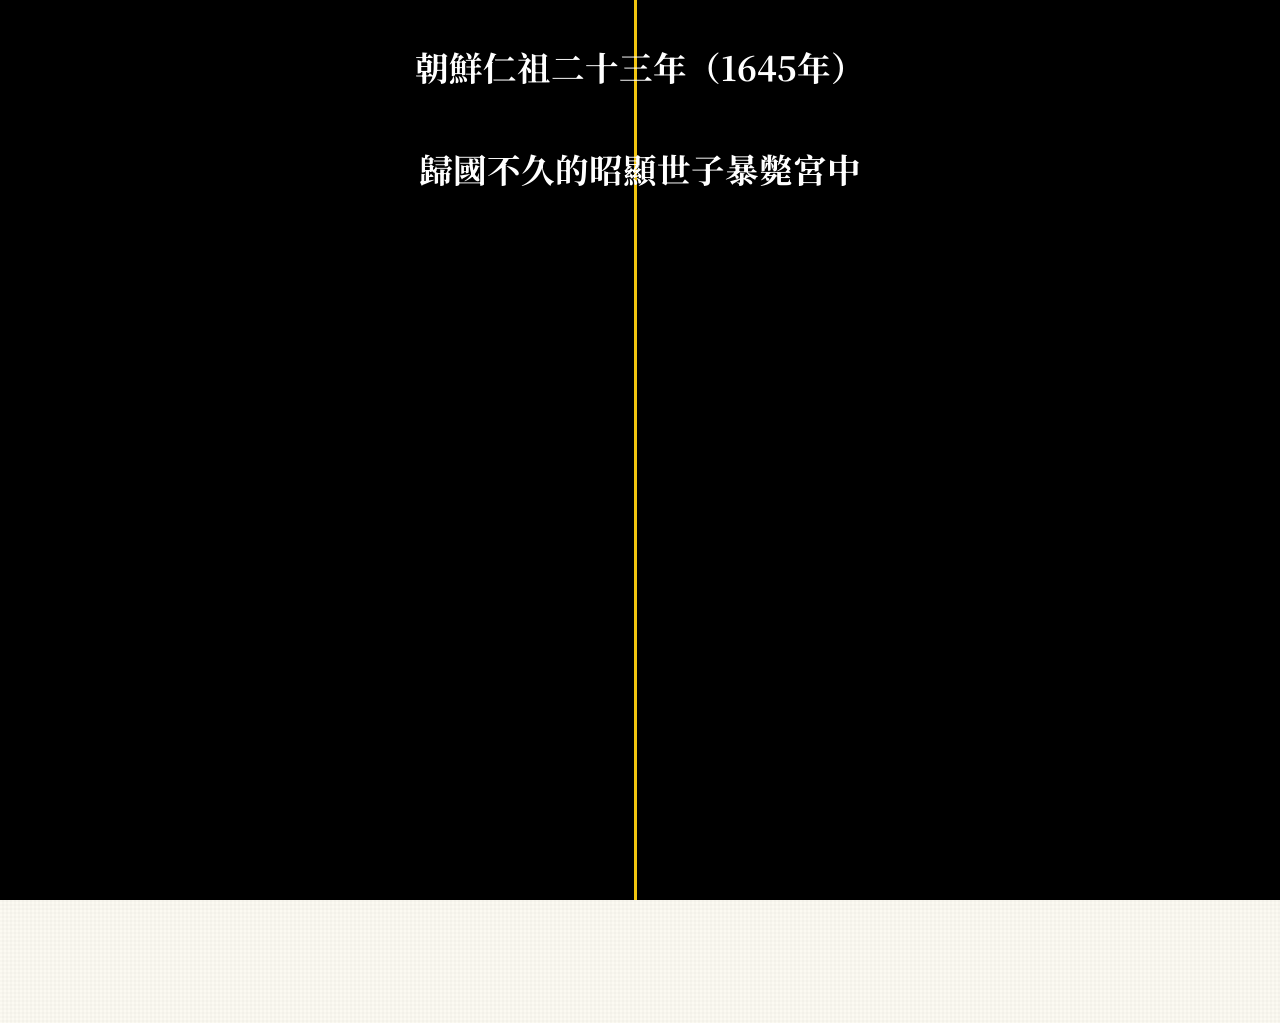
<file: v3-cards.html>
<!DOCTYPE html>
<html lang="zh-Hant">
<head>
    <meta charset="UTF-8">
    <meta name="viewport" content="width=device-width, initial-scale=1.0">
    <title>朝廷爭議 V3 - 牌卡版</title>
    <link href="https://fonts.googleapis.com/css2?family=Noto+Serif+TC:wght@400;700;900&display=swap" rel="stylesheet">
    <style>
        :root {
            --gold: #b8860b;
            --ink-black: #1a1a1a;
            --paper-white: #fcfaf2;
            --royal-red: #c0392b;
            --royal-gold: #f1c40f;
            --minister-gray: #34495e;
            --angry-red: #e74c3c;
            --blue-army: #2980b9;
            --trad-bg: #2c5aa0;
            --reform-bg: #a82a2a;
        }
        * { margin: 0; padding: 0; box-sizing: border-box; }
        body {
            background: var(--paper-white);
            background-image:
                repeating-linear-gradient(90deg, transparent, transparent 2px, rgba(0,0,0,0.02) 2px, rgba(0,0,0,0.02) 4px),
                repeating-linear-gradient(0deg, transparent, transparent 2px, rgba(0,0,0,0.015) 2px, rgba(0,0,0,0.015) 4px);
            color: var(--ink-black);
            font-family: 'Noto Serif TC', serif;
            overflow: hidden;
            height: 100vh;
        }

        /* 牌卡系統 */
        .card-display-area { position: fixed; top: 0; left: 0; width: 100vw; height: 100vh; pointer-events: none; z-index: 500; }

        .card {
            position: fixed;
            width: 280px;
            height: 380px;
            background: linear-gradient(135deg, #2a2a2a 0%, #1a1a1a 100%);
            border: 3px solid var(--royal-gold);
            border-radius: 15px;
            padding: 25px;
            box-shadow: 0 15px 40px rgba(0,0,0,0.5), inset 0 1px 0 rgba(255,255,255,0.1);
            display: flex;
            flex-direction: column;
            justify-content: space-between;
            color: #fff;
            font-weight: 700;
            pointer-events: auto;
            cursor: pointer;
            opacity: 0;
            top: 50%;
            left: 50%;
            transform: translate(-50%, -50%) scale(0) rotateY(-90deg);
        }

        .card.trad-card {
            border-left: 8px solid var(--blue-army);
            background: linear-gradient(135deg, rgba(45, 90, 160, 0.3), rgba(20, 40, 80, 0.3)), linear-gradient(135deg, #2a2a2a 0%, #1a1a1a 100%);
        }

        .card.reform-card {
            border-left: 8px solid var(--royal-red);
            background: linear-gradient(135deg, rgba(160, 40, 40, 0.3), rgba(80, 20, 20, 0.3)), linear-gradient(135deg, #2a2a2a 0%, #1a1a1a 100%);
        }

        .card.fly-in {
            animation: card-fly-in 1s cubic-bezier(0.34, 1.56, 0.64, 1) forwards;
        }

        .card.stay {
            animation: none;
            opacity: 1;
            transform: translate(-50%, -50%) scale(1) rotateY(0deg);
        }

        .card-header {
            border-bottom: 2px solid var(--royal-gold);
            padding-bottom: 15px;
            margin-bottom: 20px;
        }

        .card-player {
            font-size: 1.3rem;
            color: var(--royal-gold);
            letter-spacing: 4px;
            font-weight: 900;
        }

        .card-power {
            font-size: 1.6rem;
            font-weight: 900;
            min-width: 50px;
            text-align: right;
        }

        .card-power.positive { color: #2ecc71; }
        .card-power.negative { color: #e74c3c; }

        .card-title {
            font-size: 1.4rem;
            color: #fff;
            margin-bottom: 20px;
            letter-spacing: 3px;
            text-align: center;
            line-height: 1.6;
            font-weight: 900;
        }

        .card-content {
            flex: 1;
            font-size: 1rem;
            line-height: 1.8;
            color: #ddd;
            overflow-y: auto;
            text-align: center;
        }

        @keyframes card-fly-in {
            0% {
                opacity: 0;
                left: var(--card-start-x);
                top: var(--card-start-y);
                transform: translate(0, 0) scale(0.3) rotateY(-90deg) rotateZ(-20deg);
            }
            50% {
                transform: translate(-50%, -50%) scale(1.15) rotateY(15deg) rotateZ(8deg);
            }
            100% {
                opacity: 1;
                left: 50%;
                top: 50%;
                transform: translate(-50%, -50%) scale(1) rotateY(0deg) rotateZ(0deg);
            }
        }

        @keyframes card-fade-out {
            0% { opacity: 1; transform: translate(-50%, -50%) scale(1); }
            100% { opacity: 0; transform: translate(-50%, -50%) scale(0.5) translateY(100px); }
        }

        .card.fade-out { animation: card-fade-out 0.5s ease-out forwards; }

        /* 其餘保持v2原樣 */
        .audio-controls { position: fixed; top: 15px; right: 20px; z-index: 100001; background: rgba(0,0,0,0.8); border: 2px solid var(--royal-gold); padding: 10px 20px; border-radius: 30px; display: none; align-items: center; gap: 15px; }
        #volume-slider { width: 80px; accent-color: var(--royal-gold); cursor: pointer; }

        #intro-overlay { position: fixed; top: 0; left: 0; width: 100vw; height: 100vh; z-index: 100000; overflow: hidden; display: flex; justify-content: center; align-items: center; opacity: 1; transition: opacity 0.8s ease-out; background: #000; }
        .door { position: absolute; top: 0; width: 50.5vw; height: 100vh; background: #000; transition: transform 1.5s cubic-bezier(0.34, 1.56, 0.64, 1); z-index: 1; }
        .door-left { left: 0; border-right: 3px solid var(--royal-gold); }
        .door-right { right: 0; border-left: 3px solid var(--royal-gold); }
        #intro-overlay.open .door-left { transform: translateX(-100%); }
        #intro-overlay.open .door-right { transform: translateX(100%); }
        #intro-content { position: relative; z-index: 2; text-align: center; color: #fff; max-width: 900px; }
        .intro-text { font-size: 2.1rem; font-weight: 700; line-height: 2.3; margin-bottom: 25px; opacity: 0; transform: translateY(20px); transition: 1s ease-out; }
        .intro-text.visible { opacity: 1; transform: translateY(0); }
        #start-btn { margin-top: 50px; padding: 20px 80px; font-size: 1.6rem; color: var(--royal-gold); border: 2px solid var(--royal-gold); background: transparent; cursor: pointer; opacity: 0; transition: 0.6s ease-out; letter-spacing: 10px; }
        #start-btn.visible { opacity: 1; }

        #app { width: 100vw; height: 100vh; display: flex; flex-direction: column; position: relative; transform: scale(1.05); opacity: 0; transition: opacity 0.9s ease-out, transform 0.9s cubic-bezier(0.34, 1.56, 0.64, 1); }
        #app.visible { transform: scale(1); opacity: 1; }

        .page-title { text-align: center; font-size: 1.8rem; font-weight: 900; color: var(--royal-gold); letter-spacing: 8px; padding: 15px 0 5px 0; text-shadow: 2px 2px 4px rgba(0,0,0,0.3); }
        .page-footer { text-align: center; font-size: 0.75rem; color: #999; letter-spacing: 4px; padding: 10px 0; border-top: 1px solid #ddd; margin-top: auto; }

        .status-bar { height: 75px; background: rgba(0,0,0,0.05); display: flex; flex-direction: column; justify-content: center; align-items: center; border-bottom: 2px solid #ddd; z-index: 1000; gap: 8px; }
        .bar-labels { display: flex; justify-content: space-between; width: 60%; font-weight: 900; font-size: 1rem; color: #444; letter-spacing: 2px; }
        .stance-container {
            width: 60%; height: 18px; background: #333; border-radius: 9px; overflow: hidden; display: flex;
            box-shadow: inset 0 2px 10px rgba(0,0,0,0.5), 0 0 15px rgba(0,0,0,0.1); border: 2px solid #444;
            position: relative;
        }
        .stance { transition: width 0.8s cubic-bezier(0.25, 0.46, 0.45, 0.94); position: relative; }
        .traditionalists { background: linear-gradient(90deg, #1a5276, var(--blue-army)); box-shadow: 0 0 20px rgba(41,128,185,0.4); }
        .reformists { background: linear-gradient(90deg, var(--royal-red), #e74c3c); box-shadow: 0 0 20px rgba(192,57,43,0.4); }
        .bar-center-line { display: none; }

        .stance-label { position: relative; cursor: help; }
        .stance-label::after {
            content: "守經派主張遵循傳統嫡長制｜立長派主張根據實際情況立長君";
            position: absolute; bottom: -50px; left: 50%; transform: translateX(-50%);
            width: 300px; background: rgba(0,0,0,0.9); color: #fff; padding: 8px 12px;
            border-radius: 5px; font-size: 0.7rem; white-space: normal;
            z-index: 1000; display: none; pointer-events: none;
            border: 1px solid var(--royal-gold);
        }
        .stance-label:hover::after { display: block; }

        .court-layout { flex: 1; display: flex; flex-direction: column; padding: 10px 40px; gap: 15px; justify-content: space-between; }

        .badge-circle {
            width: 80px; height: 80px; border-radius: 50%; display: flex; justify-content: center; align-items: center;
            background: var(--minister-gray); color: #fff; font-size: 1.5rem; font-weight: 900;
            box-shadow: 0 4px 15px rgba(0,0,0,0.2); transition: all 0.4s; border: 3px solid #fff; cursor: help;
        }
        .royal .badge-circle { width: 105px; height: 105px; background: var(--royal-red); border-color: var(--royal-gold); font-size: 1.9rem; }

        .character.active .badge-circle { transform: scale(1.4); box-shadow: 0 0 40px var(--royal-gold); border-color: var(--royal-gold); z-index: 100; animation: speaker-bounce 1.6s infinite ease-in-out; }
        #char-仁祖.active .badge-circle { transform: scale(1.5); box-shadow: 0 0 60px var(--royal-red); animation: royal-bounce 1.6s infinite ease-in-out; }
        @keyframes speaker-bounce { 0%, 100% { transform: scale(1.4) translateY(0); } 50% { transform: scale(1.42) translateY(-3px); } }
        @keyframes royal-bounce { 0%, 100% { transform: scale(1.5) translateY(0); } 50% { transform: scale(1.52) translateY(-4px); } }

        .royal-row { display: flex; justify-content: center; align-items: center; gap: 50px; height: 150px; }
        .ministers-floor { display: flex; justify-content: space-between; flex: 1; align-items: flex-start; padding: 0 20px; }
        .minister-group { display: flex; flex-direction: column; align-items: center; gap: 12px; flex: 1; }
        .avatars-grid { display: flex; flex-wrap: wrap; justify-content: center; gap: 12px; }
        .group-label { font-weight: 900; color: #888; font-size: 0.85rem; letter-spacing: 2px; margin-bottom: 10px; text-transform: uppercase; }

        .dialogue-center { width: 100%; height: 380px; display: flex; flex-direction: column; align-items: center; padding: 0 20px 15px 20px; gap: 12px; margin-top: -40px; }
        .progress-indicator { font-size: 0.9rem; color: #888; font-weight: 900; letter-spacing: 2px; }
        .dialogue-box { width: 100%; max-width: 850px; background: #fff; border-radius: 15px; padding: 25px 40px 30px 40px; box-shadow: 0 20px 60px rgba(0,0,0,0.15); border: 5px solid #333; cursor: pointer; text-align: left; position: relative; min-height: 200px; }
        .speaker-box { position: absolute; top: -25px; left: 40px; background: #333; color: #fff; padding: 8px 30px; border-radius: 5px; font-weight: 900; font-size: 1.1rem; box-shadow: 6px 6px 0px var(--gold); }
        .speech-text { font-size: 1.7rem; line-height: 1.7; color: #000; font-weight: 700; min-height: 2.2em; max-height: 280px; overflow-y: auto; }
        .controls { display: flex; gap: 20px; width: 100%; max-width: 850px; justify-content: space-between; align-items: center; }
        .btn-control { background: linear-gradient(135deg, #444, #222); color: var(--royal-gold); border: 2px solid var(--royal-gold); padding: 12px 35px; border-radius: 6px; font-weight: 900; cursor: pointer; box-shadow: 0 4px 12px rgba(0,0,0,0.3); transition: all 0.3s; letter-spacing: 2px; }
        .btn-control:hover { transform: translateY(-2px); box-shadow: 0 6px 16px rgba(184,134,11,0.4); background: linear-gradient(135deg, #555, #333); }
        .restart-btn { background: linear-gradient(135deg, var(--royal-red), #a0291f); border-color: var(--royal-gold); }

        #objection-bubble {
            position: fixed; top: 45%; left: 50%; width: auto; height: auto; transform: translate(-50%, -50%) scale(0);
            background: transparent; color: #e74c3c; display: flex; justify-content: center; align-items: center;
            font-size: 12rem; font-weight: 900; z-index: 200000; pointer-events: none; writing-mode: horizontal-tb;
            text-shadow: -6px -6px 0px rgba(0,0,0,0.4), 6px 6px 0px rgba(0,0,0,0.4), -6px 6px 0px rgba(0,0,0,0.4), 6px -6px 0px rgba(0,0,0,0.4);
            letter-spacing: 15px;
        }
        #objection-bubble.show { animation: objection-impact 0.4s cubic-bezier(0.34, 1.56, 0.64, 1) forwards; }
        @keyframes objection-impact { 0% { transform: translate(-50%, -50%) scale(0) skewX(-10deg); opacity: 0; } 50% { transform: translate(-50%, -50%) scale(1.3) skewX(5deg); opacity: 1; } 100% { transform: translate(-50%, -50%) scale(1) skewX(0deg); opacity: 1; } }

        .action-lines { position: fixed; top: 0; left: 0; width: 100%; height: 100%; background: repeating-linear-gradient(45deg, transparent, transparent 10px, rgba(0,0,0,0.15) 10px, rgba(0,0,0,0.15) 20px); z-index: 199999; opacity: 0; pointer-events: none; }
        .action-lines.active { animation: action-flash 0.8s ease-out forwards; }
        @keyframes action-flash { 0% { opacity: 1; } 100% { opacity: 0; } }

        #flash { position: fixed; top: 0; left: 0; width: 100%; height: 100%; background: #fff; z-index: 9999; opacity: 0; pointer-events: none; }
        .flash-active { animation: flash-anim 0.3s forwards; }
        .shake-screen { animation: screen-shake 0.4s ease-in-out; }
        @keyframes screen-shake { 0%, 100% { transform: translate(0,0); } 10%, 50%, 90% { transform: translate(-10px,-10px); } 30%, 70% { transform: translate(10px,10px); } }
        .speed-lines { position: absolute; top: 0; left: 0; width: 100%; height: 100%; z-index: -1; opacity: 0; pointer-events: none; }
        .speed-lines.active { opacity: 1; background: repeating-conic-gradient(from 0deg, transparent 0deg 1deg, rgba(0,0,0,0.08) 1deg 2deg); }

        .term { color: var(--gold); border-bottom: 2px solid var(--gold); cursor: help; font-weight: 900; }
        #wiki-modal { position: fixed; top: 50%; left: 50%; transform: translate(-50%, -50%); width: 480px; background: #fff; border-radius: 20px; padding: 40px; border: 5px solid var(--gold); z-index: 200001; display: none; }
        .modal-overlay { position: fixed; top: 0; left: 0; width: 100%; height: 100%; background: rgba(0,0,0,0.7); z-index: 200000; display: none; }
    </style>
</head>
<body>
    <audio id="bgm" loop><source src="https://archive.org/download/lp_folk-and-classical-music-of-korea_various/Folk%20and%20Classical%20Music%20of%20Korea%20-%2001%20-%20Shin%20Tan%20Ga.mp3" type="audio/mpeg"></audio>
    <audio id="sfx-slam"><source src="[data-uri]" type="audio/wav"></audio>
    <audio id="sfx-sting"><source src="[data-uri]" type="audio/wav"></audio>
    <audio id="sfx-objection"><source src="https://www.myinstants.com/media/sounds/objection.mp3" type="audio/mpeg"></audio>
    <audio id="sfx-type" loop><source src="[data-uri]" type="audio/wav"></audio>
    <audio id="sfx-door"><source src="https://assets.mixkit.co/active_storage/sfx/2810/2810-preview.mp3" type="audio/mpeg"></audio>

    <div class="action-lines" id="action-lines"></div>
    <div id="objection-bubble">不可！</div>

    <!-- 牌卡顯示區域 -->
    <div class="card-display-area" id="card-display-area"></div>

    <div class="audio-controls" id="audio-ui">
        <button id="audio-toggle" onclick="toggleAudio()">🔈 音效 ON</button>
        <input type="range" id="volume-slider" min="0" max="1" step="0.05" value="0.5" oninput="adjustVolume(this.value)">
    </div>

    <div id="intro-overlay">
        <div class="door door-left"></div><div class="door door-right"></div>
        <div id="intro-content">
            <p class="intro-text" id="t1">朝鮮仁祖二十三年（1645年）</p>
            <p class="intro-text" id="t2">歸國不久的昭顯世子暴斃宮中</p>
            <p class="intro-text" id="t3">宗法與權力的齒輪開始瘋狂轉向</p>
            <p class="intro-text" id="t4">仁祖晚年體衰，欲立長君以穩宗統</p>
            <p class="intro-text" id="t5">但此舉挑戰千年嫡長制傳統</p>
            <p class="intro-text" id="t6">守經派與立長派的激烈交鋒即將上演</p>
            <p class="intro-text" id="t7" style="color:var(--royal-gold)">歷史的轉折，全在於此。</p>
            <button id="start-btn" onclick="openPalaceGates()">推門旁聽辯論</button>
        </div>
    </div>

    <div id="flash"></div>
    <div id="app">
        <div class="speed-lines" id="speed-lines"></div>

        <div class="page-title">朝廷爭議 1645 - 牌卡版</div>
        <header class="status-bar">
            <div class="bar-labels">
                <span>守經派 (Traditionalist)</span>
                <span>立長派 (Pro-reform)</span>
            </div>
            <div class="stance-container">
                <div class="bar-center-line"></div>
                <div class="stance traditionalists" id="bar-traditional" style="width: 50%;"></div>
                <div class="stance reformists" id="bar-reform" style="width: 50%;"></div>
            </div>
        </header>

        <main class="court-layout" id="main-stage">
            <div class="royal-row">
                <div class="character royal" id="char-仁祖" onclick="showWiki('仁祖')"><div class="badge-circle">仁祖</div></div>
                <div class="character royal" id="char-鳳林" onclick="showWiki('鳳林')"><div class="badge-circle">鳳林</div></div>
                <div class="character royal" id="char-麟坪" onclick="showWiki('麟坪')"><div class="badge-circle">麟坪</div></div>
                <div class="character royal" id="char-世孫" onclick="showWiki('世孫')"><div class="badge-circle">世孫</div></div>
            </div>

            <div class="ministers-floor">
                <div class="minister-group"><div class="group-label">守經派</div><div class="avatars-grid" id="min-b"></div></div>
                <div class="minister-group"><div class="group-label">中立/權臣</div><div class="avatars-grid" id="min-a"></div></div>
                <div class="minister-group"><div class="group-label">群臣</div><div class="avatars-grid" id="min-c"></div></div>
            </div>

            <div class="dialogue-center">
                <div class="progress-indicator"><span id="progress-text">0/71</span></div>
                <section class="dialogue-box" id="dialogue-box">
                    <div class="speaker-box" id="speaker">宮廷史官</div>
                    <div class="speech-text" id="speech">...</div>
                </section>
                <div class="controls">
                    <button class="btn-control restart-btn" onclick="restartDebate()">↻ 重新開始</button>
                    <div style="display: flex; gap: 20px;">
                        <button class="btn-control" id="btn-prev" disabled>◀ Back</button>
                        <button class="btn-control" id="btn-next">Next ▶</button>
                    </div>
                </div>
            </div>
        </main>
        <footer class="page-footer">朝鮮仁祖時代 | 宗統之爭 | 1645年廷議 | 牌卡版</footer>
    </div>

    <div class="modal-overlay" id="wiki-overlay" onclick="closeWiki()"></div>
    <div id="wiki-modal"><h2 id="wiki-title"></h2><p id="wiki-content"></p><button class="btn-control" style="width:100%; margin-top:20px;" onclick="closeWiki()">返回</button></div>

    <script>
        // 牌卡數據 - 最終驗證（對話陣列索引，從379行開始計數）
        const cardData = {
            0: { name: "疾病危局", purpose: "身體衰弱危及社稷，幼孫難當大任", power: 8, faction: "reform" },
            2: { name: "宗社危機", purpose: "國家艱難之際需要成熟領導力量", power: 8, faction: "reform" },
            4: { name: "常經不易", purpose: "嫡長制乃不變之常，輕易行權必致混亂", power: -10, faction: "trad" },
            6: { name: "拆除危機", purpose: "君主春秋正盛，幼孫已有成長基礎", power: -6, faction: "trad" },
            8: { name: "人心成本", purpose: "改立會動搖人心，造成內外波蕩", power: -12, faction: "trad" },
            9: { name: "歷史先例", purpose: "世祖傳睿宗的先例證明權變可行", power: 10, faction: "reform" },
            10: { name: "威壓首相", purpose: "國家大事全在首相決斷", power: 10, faction: "reform" },
            11: { name: "甩鍋牌", purpose: "首相不敢獨斷，要求集體議決", power: -5, faction: "trad" },
            12: { name: "先例佐證", purpose: "太宗時廢立先例百官一致同意", power: 8, faction: "reform" },
            16: { name: "權變之道", purpose: "權宜之舉乃應時制宜之智慧", power: 12, faction: "reform" },
            18: { name: "道德逼供", purpose: "世祖亂局需用長君才能穩定國家", power: 10, faction: "reform" },
            30: { name: "警告威脅", purpose: "古代統治制度一變就會帶來災患", power: -8, faction: "trad" },
            31: { name: "堅定守經", purpose: "宗社大計需與大臣定議，守經無他", power: -10, faction: "trad" },
            32: { name: "怒壓全場", purpose: "必須與大臣決策，不許再逃避責任", power: 12, faction: "reform" },
            33: { name: "道德轉換", purpose: "聖上深思熟慮過，應速定不應拖延", power: 10, faction: "reform" },
            35: { name: "權變正當", purpose: "若能安定國家，權變之法何嘗不可", power: 5, faction: "reform" },
            39: { name: "國本不動", purpose: "元孫名位已立，位號早已確定", power: -12, faction: "trad" },
            37: { name: "和稀泥牌", purpose: "聖意既定就該服從，何必爭議", power: 10, faction: "reform" },
            44: { name: "廢立核心", purpose: "元孫資質無法負擔國家重任", power: 12, faction: "reform" },
            46: { name: "預判反駁", purpose: "幼年時期無法預測成長後的才能", power: -8, faction: "trad" },
            50: { name: "首相背書", purpose: "首相認可此舉乃出於公心而非私心", power: 10, faction: "reform" },
            51: { name: "權變定局", purpose: "守經是正道，但權變之決在聖上", power: 5, faction: "trad" },
            52: { name: "終極怒火", purpose: "大臣躲躲藏藏含糊其辭，應該直言負責", power: 15, faction: "reform" },
            64: { name: "外交壓力", purpose: "清朝使節必問國本，不得不急速議定", power: 10, faction: "reform" },
            66: { name: "定局牌", purpose: "決議終定，立鳳林大君為世子", power: 20, faction: "reform" },
        };

        const wikiData = {
            "仁祖": "朝鮮第16代君主（1595-1649），初封綾陽君。宣祖第五子定遠君與連珠郡夫人具氏之子，生於壬辰倭亂逃難時期。因光海君殺害親兄弟臨海君與永昌大君，又廢仁穆大妃，引發朝野不滿，西人黨發動政變推翻光海君，立仁祖為王，史稱「仁祖反正」（1623年）。登位後朝鮮政權落入西人黨手中。在位期間經歷丁卯胡亂（1627年）與丙子胡亂（1636年），丙子山城戰後被迫簽署苛刻和約，成為清朝藩屬國。晚年身體衰弱，世子與次子被送往清朝為人質。為保護王統，力主立長君而非幼孫，於1645年廷議中決定改立次子鳳林為世子。性格剛強但難聽直言，常以雷厲手段對付反對派。",
            "元孫": "昭顯世子之子，仁祖長孫。年僅十歲，體弱多病。因父親世子突然薨去，宗統面臨危機。仁祖以其幼弱為由，欲改立叔父鳳林為世子，引發廷議大波瀾。最終未被立為世子。",
            "鳳林": "仁祖次子，後來的孝宗。1619年生，1626年封為鳳林大君。丙子胡亂後曾與兄昭顯世子一同在盛京為人質。兄長回國後驟然薨去，遂成為世子。在盛京為人質期間對清朝產生深刻蔑視，堅信「胡人無百年之運」，依然向明朝尊崇。為籌備北伐清朝，起用西人黨宋時烈。除公家文書外棄用清年號，改用崇禎年號。北伐計畫遭清朝調查警告（「六使詰責」），抱憾而終。1659年薨於昌德宮，享年四十一。在廷議中保持沉默，讓仁祖親自決斷。",
            "麟坪": "仁祖第三子，名李㴭，字用涵，號松溪。朝鮮最後一位生前受封的大君。丙子胡亂後，兄長昭顯世子與鳳林大君李淏被扣留在瀋陽，麟坪雖留在朝鮮，也曾多次出使清廷，或與兄長們輪流為質。在廷議中立場不明，未在對話中發言。孝宗九年（1659年）五月十三日薨逝，謚號忠敬，高宗二年（1865年）配享孝宗廟庭。作為第三順位繼承人而存在。",
            "世孫": "元孫的別稱。即昭顯世子之子。代表嫡長制傳統的守護者，但因年幼體弱而成為改革派的攻擊對象。",
            "金瑬": "領議政（首相），西人派領袖。宣祖朝科舉入仕，因反對光海君而被罷免，後密謀「仁祖反正」(1623年)政變，扶植李倧(仁祖)成功執政，為策靖社勳第一。經歷丙子胡亂戰敗，長子被賜死。初期傾向保守，主張守經。但在仁祖威壓下逐漸軟化，最終同意改立鳳林為世子。智謀深遠，為廷議中的關鍵人物。",
            "金自點": "權臣，1623年因參與仁祖反正而入仕，封洛興君。丙子胡亂時任都元帥，因貽誤軍機而戰敗於兔山，戰後遭仁祖流放珍島。1640年復歸政界，三次出使清朝，晉爵洛興府院君。歷任右議政、左議政，1646年拜領議政。掌權時對內勾結仁祖寵姬趙氏，對外親清，引發朝野不滿。在廷議中支持仁祖改立決定，主張權變之道。1649年孝宗繼位後被罷相，後因圖謀推戴趙貴人之子崇善君的逆謀敗露，1651年被孝宗下旨凌遲處死。",
            "洪瑞鳳": "左議政，守經派領袖。堅持嫡長制傳統，反對廢立世孫。認為常經不可輕廢，輕易行權會造成人心混亂。多次提出異議，是傳統派的主要發聲者。",
            "德泂": "守經派代表。堅守傳統宗統理論，認為既已立元孫為世子，則不可輕易改立。對仁祖的決定深感憂慮，擔心朝代動盪。",
            "景奭": "官僚派代表，守經派立場。認為輕易行權會引發四方疑惑，危害國家。強調經常之道乃先王之典，不可膠守但也不可輕率變通。",
            "李敬輿": "言官代表，守經派重要聲音。以修辭高妙著稱。強調應論賢否而非論長幼，反問幼年嗣位何嘗無成德保邦者。後期亦認可權變可行，但需謹慎。",
            "金堉": "官員，守經派。主張世祖朝國家寧謐才能行反常之舉，今日形勢異於當時，恐不可輕易行之。代表環境論的聲音。",
            "李悦": "權臣派代表，立場靈活。初期傾向守經，但中期開始認可權變。主張國本之樹不可立決於一言，需更多討論。最終倒向改立派。",
            "壽賢": "官員，權臣派傾向。主張重大決策不可一二人之見決之，須與大臣熟講。代表集體決策論。",
            "太和": "官員，守經派。同情堉的觀點，認為現況不同於往昔，改立風險大。",
            "楘": "官員，激進守經派。甚至提出「三代以後承統有序」的古訓，警告輕易行權必有大患。代表最保守的聲音。",
            "爾徵": "官員，堅定守經派。在廷議最後關頭仍表示「但有守經而已」，拒絕妥協。代表原則立場。",
            "植": "官員，權變派代表。嘲笑書生之見，主張「守經而宗社必危，行權而國家可安，則此舉未為不可」。代表務實政治家的聲音。",
            "昭顯世子": "仁祖長子，已薨。其死亡是整個廷議的觸發點。年輕時頗有才名，但因政治糾紛而驟然去世。留下幼弱的兒子元孫。"
        };

        const dialogue = [
            { speaker: "上", text: "予有宿疾，往往而劇，元孫如彼其微弱. 予觀今日之形勢，不可以待小兒之成長. 未知卿等之意以爲何如？", special: "shake", stance: 5 },
            { speaker: "金瑬", text: "朝野方頌岡陵之祝，而殿下遽出此言，臣等罔知所達。", stance: -2 },
            { speaker: "上", text: "非徒疾病如此，國事日阽於艱危，脱有不諱，幼沖之主恐不能擔當大器. 予欲於大君中擇立爾。", special: "speed", stance: 8 },
            { speaker: "金瑬", text: "今此下教，雖出於爲宗社之大計，而臣等惶惑不知所言，宜博詢諸臣。", stance: -2 },
            { speaker: "洪瑞鳳", text: "考諸往牒，太子不在，繼以太孫，此乃不易之常經. 反常行權，恐非國家之福。", special: "objection", stance: -10 },
            { speaker: "上", text: "雖在治平之世，必以國有長君爲福，況今日乎？", stance: 5 },
            { speaker: "李悦", text: "瑞鳳之言，正合臣意. 殿下雖有微恙，春秋鼎盛，元孫雖曰微弱，已至十歲. 自古幼主之繼緒者何限？宗統甚重，恐不可輕議也。", stance: -6 },
            { speaker: "金自點", text: "殿下以疾病之未平、時事之艱虞，爲宗社、生民之大計，而發此言，宜更詢于諸臣而決之。", stance: 3 },
            { speaker: "李敬輿", text: "臣之愚見，與瑞鳳無異. 世嫡承統，今古之常經，常經之外更無所陳. 大抵能守常經，則雖屬艱虞，而猶可以保國. 若邊用權道，則群情不服而多致患難. 今者擧國之係望於元孫已久，若聞此言，則中外人心，必皆波蕩，甚可懼也。", special: "objection", stance: -12 },
            { speaker: "上", text: "我世祖不傳於元孫，傳於睿宗，當時朝臣無異議，果皆不忠者耶？大臣當國家之大事，宜任其責，而徒以循常之談，為塞責之地，此豈大臣之道耶？", special: "shake", stance: 10 },
            { speaker: "上", text: "（謂瑬曰）此事專在於領相，卿其決之。", special: "flash", stance: 10 },
            { speaker: "金瑬", text: "臣雖忝首相，顧安敢獨斷乎？若明知宗社存亡決於此舉，則群臣固無敢異議者，而今日之舉，未見其必係於存亡，而欲行非常之道，此臣等之所以不敢輕議也。", stance: -5 },
            { speaker: "上", text: "古之大臣擔當國事，不知有其身. 我太宗朝讓寧大君之在東宮也，百官請廢之，至於庭請，是皆以國為重，而不顧後患者也. 若使太宗不許，則後日之禍有不可測，而猶且為之. 今卿等知其可，而不肯言，何也？", special: "speed", stance: 8 },
            { speaker: "金瑬", text: "德宗在東宮，昇遐於天順丁丑，而睿宗繼統於戊子，則當時成宗年十二歲矣，月山大君又加長矣，而光廟之建儲如此，未知何故也。", stance: -5 },
            { speaker: "上", text: "月山大君則性質不慧云，而當時成宗之年，亦已過十歲耶？", stance: 3 },
            { speaker: "金瑬", text: "成宗生於丁丑德宗升遐之歲，故逮戊子世祖升遐之日，年十二矣。", stance: -2 },
            { speaker: "上", text: "以序言之，則當立者月山，而事有隨時變通者，故不得不如此爾. 若以為常經不可不守，則世祖何以不傳於月山，而傳於睿宗，若以長幼言之，則睿宗何以舍月山，而立成廟耶？", special: "shake", stance: 12 },
            { speaker: "金瑬", text: "當世祖之世，國家無事，而有此反常之擧，大聖人處事，誠未可量，此蓋出於擇賢耶？", stance: -3 },
            { speaker: "上", text: "世祖朝事，多危疑，故必欲立長君. 若出於擇賢，則成廟之聖，豈必不及於睿宗耶？予亦豈不知循序，而傳之之為至順也？第惟今日之勢，必須國有長君，然後可以保宗社之重也.", special: "speed", stance: 10 },
            { speaker: "德泂", text: "臣之意，亦以瑞鳳之言為然也。", stance: -5 },
            { speaker: "仁垕", text: "殿下之意，為宗社之大計，惟在聖斷耳。", stance: 5 },
            { speaker: "時白", text: "洪、李二大臣之言，俱是經常之道，臣則以兩臣之意為然也。", stance: -5 },
            { speaker: "景奭", text: "國有長君，雖曰社稷之福，無易樹之，乃是先王之典. 且國家安危之機，若能如燭照龜卜，則聖慮所在，不為無見，而若一行處變之舉，而反致四方之疑惑，則雖以利害言之，亦不知其可也。", special: "objection", stance: -10 },
            { speaker: "植", text: "書生之見，只守常道，寧知權變？", stance: -5 },
            { speaker: "上", text: "所謂書生，平日讀書，而不知用權之道，則雖腹有詩書，亦安用哉？且今日定策，豈如權謀術數之難知者耶？", special: "shake", stance: 8 },
            { speaker: "植", text: "守經而宗社必危，行權而國家可安，則此舉未為不可，而臣恐不守經，則反不得安也。", stance: -5 },
            { speaker: "壽賢", text: "國家重事，不可以一二人之見決之，須熟講於大臣而為之。", stance: -3 },
            { speaker: "金堉", text: "世祖朝國家寧謐，故能行反常之舉，今日形勢異於當時，恐不可輕易行之也。", stance: -6 },
            { speaker: "太和", text: "臣之意與堉同矣。", stance: -4 },
            { speaker: "上", text: "兩司長官亦各言其意。", stance: 0 },
            { speaker: "楘", text: "三代以後，承統有序，若邊行權道，則必有大患矣。", special: "objection", stance: -8 },
            { speaker: "爾徵", text: "宗社之計，須與大臣議定，必欲問臣，但有守經而已。", stance: -10 },
            { speaker: "上", text: "（厲聲曰）此事必須與大臣決之. 卿等但為此常談，一朝若不諱，卿等何以為計耶？", special: "shake", stance: 15 },
            { speaker: "金自點", text: "此舉出於聖上之深思慮，宜速斷定，何必持難耶？", stance: 10 },
            { speaker: "上", text: "此言是也。", stance: 5 },
            { speaker: "金瑬", text: "群臣之言，似與臣意相反矣。", stance: -2 },
            { speaker: "上", text: "然則卿之見，果以為何如耶？", stance: 3 },
            { speaker: "金瑬", text: "癸亥反正之舉、南漢出城之事，豈非非常舉措，而無非為宗社大計，故臣奉聖上，行之不疑。今也臣民之望，非不已屬於元孫，而殿下之教如此，此必宮中之事，有外人所未及知之者。若上意已定，則臣何敢可否於其間哉？", stance: 5 },
            { speaker: "上", text: "卿之意，與予合矣。大君雖有二人，皆無可取，而成長之人，異於幼沖，故有此計也。", stance: 8 },
            { speaker: "金瑬", text: "讓寧大君多失德、敗度之事，故朝臣有廢立之請。今則元孫幼沖，失德未彰，而猝有今日之教，所以人心之驚惑，而群議之不一也。", stance: -3 },
            { speaker: "上", text: "元孫之師傅，皆在坐中，豈不明知其賢不肖耶？", stance: 5 },
            { speaker: "金堉", text: "元孫幼沖，別無失德矣。", stance: -2 },
            { speaker: "上", text: "元孫雖在沖年，若觀其氣質，則豈不知將來之所成就耶？", stance: 5 },
            { speaker: "金瑬", text: "自上若下明教，則可以立決。", stance: 3 },
            { speaker: "上", text: "元孫性質不明，決非負荷之才也。", special: "flash", stance: 10 },
            { speaker: "植", text: "進講之時，可見其英發矣。", stance: 3 },
            { speaker: "景奭", text: "臣亦進參講書之列，而幼少之年，豈可預卜將來之成就耶？", stance: -5 },
            { speaker: "景奭", text: "洛興未畢前說，盍終言之？", stance: 0 },
            { speaker: "金自點", text: "聖上之為宗社深謀遠計，豈無所見哉？", stance: 5 },
            { speaker: "上", text: "然則卿之意，不以為不可也。", stance: 3 },
            { speaker: "金瑬", text: "聖上之為此舉者，公天下之心也。寧有私意於其間哉？", stance: 8 },
            { speaker: "洪瑞鳳", text: "臣之所達，經常之道也。若夫處權，在聖上。", stance: -5 },
            { speaker: "上", text: "大臣之議，每以經常二字為執言之地，含糊傳會. 棄職而去宜矣！士君子行己處心，豈可如是黠鼠耶？", special: "shake", stance: 12 },
            { speaker: "李悦", text: "以經常言之，則臣民之屬望，自有所載. 不意今日有此非常之舉，故臣等之言如是矣. 若以為宗社臣民，必如是而可安，則亦豈無行權之道乎？", stance: -5 },
            { speaker: "李敬輿", text: "上意雖以元孫之幼沖，思得長君，而非常之舉，豈敢易議？且論其長幼，不若論其賢否. 今也聖教，不及於元孫之賢否，而只以長幼為言. 自古幼年嗣位，成德保邦者，亦非一二，豈可以年之幼沖，而輕易廢立耶？", stance: -10 },
            { speaker: "李敬輿", text: "元孫之在膝下已久，其賢不肖，想已洞燭，而外庭之臣無由得知. 今日臣民，皆已屬望於元孫，知有世嫡之當承而已. 若反常行權，而宗社永賴，則其在古昔，亦有此事，帝王經常之典，臣亦知其不可膠守矣。", special: "objection", stance: -8 },
            { speaker: "李悦", text: "今日諸臣之所以持難不決者，非過也. 世子既沒，則當繼者元孫也. 國本之易樹，豈可立決於一言乎？", stance: -6 },
            { speaker: "德泂", text: "既正元孫之名，又立輔養之官，則位號之定久矣. 經常不易之典，可考信於往牒也. 人臣之道，猝當反常之舉，當以守經爭之乎，抑將以處權順之乎？今日聖教，雖以宗社之計為言，而猝然一朝，欲易已正之名號，群臣若靡然從之，則將焉用彼臣為哉？", special: "objection", stance: -12 },
            { speaker: "上", text: "（默然良久曰）大臣之意，則皆歸於一耶？", special: "flash", stance: 5 },
            { speaker: "金瑬", text: "似無異議也。", stance: 10 },
            { speaker: "上", text: "不幸諸子皆沒，只有二人，大臣擇賢而定之. 此非嫡長之比，唯當擇其賢耳。", stance: 8 },
            { speaker: "洪瑞鳳", text: "大君與朝臣，無相接之事，何能知其優劣乎？古人云：『知子莫如父. 』此在睿斷而已。", stance: 5 },
            { speaker: "上", text: "二人皆劣，無所取舍. 予欲立長，未知何如？", stance: 12 },
            { speaker: "金瑬", text: "立嫡以長，順也。", stance: 10 },
            { speaker: "上", text: "然. 清使將來，必問國本，故不得不急急議定耳.", special: "speed", stance: 10 },
            { speaker: "金瑬", text: "此外更無可議，須明白下教，使群臣明知之。", stance: 5 },
            { speaker: "上", text: "以鳳林大君為世子。", special: "flash", stance: 20 },
            { speaker: "金自點", text: "當捧承傳乎？", stance: 5 },
            { speaker: "史官", text: "（左右竊笑）上曰：『無庸為也。』瑬請令禮曹奉行，上曰：『徐為之未晚也。』", stance: 0 },
            { speaker: "歷史評述", text: "【廷議終結】仁祖終於下定決心。鳳林大君被正式立為世子。守經派的反對未能阻止權變之舉的實現。", stance: 0 },
            { speaker: "歷史評述", text: "【歷史影響】鳳林後繼位為孝宗。此次廷議的勝負，深刻影響了朝鮮的王統繼承和政治權力的分布。", stance: 0 },
        ];

        const ministersData = { "金瑬": "a", "金自點": "a", "洪瑞鳳": "b", "李敬輿": "b", "景奭": "b", "金堉": "b", "李悦": "c", "壽賢": "c", "太和": "c", "楘": "c", "爾徵": "c", "德泂": "c", "仁垕": "c", "時白": "c", "植": "c" };

        function openPalaceGates() {
            document.getElementById('intro-overlay').classList.add('open');
            document.getElementById('bgm').play();
            document.getElementById('audio-ui').style.display = 'flex';
            setTimeout(() => document.getElementById('app').classList.add('visible'), 1200);
            setTimeout(() => {
                const overlay = document.getElementById('intro-overlay');
                overlay.style.pointerEvents = 'none';
                overlay.style.visibility = 'hidden';
                overlay.style.opacity = '0';
            }, 1300);
            setTimeout(() => document.getElementById('intro-overlay').style.display = 'none', 1500);
        }

        function adjustVolume(v) { document.getElementById('bgm').volume = v; document.getElementById('sfx-slam').volume = v; document.getElementById('sfx-sting').volume = v; document.getElementById('sfx-objection').volume = v; document.getElementById('sfx-type').volume = v*0.2; }
        function toggleAudio() { const b = document.getElementById('bgm'); if(b.paused){b.play(); document.getElementById('audio-toggle').innerText="🔈 音效 ON";}else{b.pause(); document.getElementById('audio-toggle').innerText="🔇 靜音";} }

        let currentIndex = -1, isTyping = false, typingTimer = null, currentStanceBalance = 50;

        function displayCard(index) {
            if (!cardData[index]) return;

            const card = cardData[index];
            const speaker = dialogue[index].speaker;
            const cardEl = document.createElement('div');
            cardEl.className = `card ${card.faction === 'trad' ? 'trad-card' : 'reform-card'}`;

            const powerClass = card.power > 0 ? 'positive' : 'negative';
            const powerSign = card.power > 0 ? '+' : '';

            cardEl.innerHTML = `
                <div class="card-header">
                    <div style="display: flex; justify-content: space-between; align-items: center;">
                        <div class="card-player">${speaker}</div>
                        <div class="card-power ${powerClass}">${powerSign}${card.power}</div>
                    </div>
                </div>
                <div class="card-title">${card.name}</div>
                <div class="card-content">${card.purpose}</div>
            `;

            // 獲取發言者角色位置用於動畫起點
            let startX = window.innerWidth / 2;
            let startY = window.innerHeight / 2;

            const speakerId = speaker === "上" ? 'char-仁祖' : `char-${speaker}`;
            const speakerEl = document.getElementById(speakerId);
            if (speakerEl) {
                const rect = speakerEl.getBoundingClientRect();
                startX = rect.left + rect.width / 2;
                startY = rect.top + rect.height / 2;
            }

            // 設置CSS變量用於動畫起點（絕對座標）
            cardEl.style.setProperty('--card-start-x', startX + 'px');
            cardEl.style.setProperty('--card-start-y', startY + 'px');

            const displayArea = document.getElementById('card-display-area');
            // 移除舊卡片（如果有的話）
            const oldCard = displayArea.querySelector('.card');
            if (oldCard) displayArea.removeChild(oldCard);

            displayArea.appendChild(cardEl);

            // 觸發飛入動畫
            requestAnimationFrame(() => {
                cardEl.classList.add('fly-in');
            });

            // 動畫完成後停留（1秒動畫 + 1秒停留）
            setTimeout(() => {
                cardEl.classList.remove('fly-in');
                cardEl.classList.add('stay');
            }, 1000);

            // 停留1秒後淡出（2秒後開始淡出）
            setTimeout(() => {
                cardEl.classList.add('fade-out');
                setTimeout(() => { if (displayArea.contains(cardEl)) displayArea.removeChild(cardEl); }, 500);
            }, 2000);
        }

        function updateUI() {
            document.getElementById('progress-text').innerText = (currentIndex + 1) + '/' + dialogue.length;
            const entry = dialogue[currentIndex];
            document.getElementById('speaker').innerText = entry.speaker;
            if (typingTimer) clearInterval(typingTimer);
            isTyping = true; document.getElementById('sfx-type').play();
            let i = 0; document.getElementById('speech').innerHTML = "";
            typingTimer = setInterval(() => {
                if (i < entry.text.length) { document.getElementById('speech').innerHTML += entry.text.charAt(i); i++; }
                else { clearInterval(typingTimer); document.getElementById('sfx-type').pause(); document.getElementById('speech').innerHTML = formatText(document.getElementById('speech').innerHTML); isTyping = false; }
            }, 20);

            // 顯示牌卡
            displayCard(currentIndex);

            if (entry.special === "objection") {
                document.getElementById('sfx-objection').play();
                document.getElementById('action-lines').classList.add('active');
                document.getElementById('objection-bubble').classList.add('show');
                setTimeout(() => { document.getElementById('objection-bubble').classList.remove('show'); document.getElementById('action-lines').classList.remove('active'); }, 600);
                triggerSpecial("shake"); triggerSpecial("flash");
            }
            if (entry.special === "shake" || entry.stance >= 12) { document.getElementById('sfx-slam').play(); triggerSpecial("shake"); }
            if (entry.special === "flash" || entry.stance <= -10) { document.getElementById('sfx-sting').play(); triggerSpecial("flash"); }
            if (entry.special === "speed") triggerSpecial("speed");

            currentStanceBalance += (entry.stance || 0);
            const bal = Math.max(10, Math.min(90, currentStanceBalance));
            document.getElementById('bar-traditional').style.width = (100 - bal) + '%';
            document.getElementById('bar-reform').style.width = bal + '%';

            document.querySelectorAll('.character').forEach(c => c.classList.remove('active'));
            let tid = (entry.speaker === "上") ? 'char-仁祖' : `char-${entry.speaker}`;
            if (document.getElementById(tid)) document.getElementById(tid).classList.add('active');
            document.getElementById('btn-prev').disabled = (currentIndex <= 0);
        }

        function triggerSpecial(type) {
            const stage = document.getElementById('main-stage'), flash = document.getElementById('flash'), speed = document.getElementById('speed-lines');
            if (type === "shake") { stage.classList.add('shake-screen'); setTimeout(() => stage.classList.remove('shake-screen'), 400); }
            else if (type === "flash") { flash.classList.add('flash-active'); setTimeout(() => flash.classList.remove('flash-active'), 300); }
            else if (type === "speed") { speed.classList.add('active'); setTimeout(() => speed.classList.remove('active'), 1200); }
        }

        function formatText(text) { let res = text; Object.keys(wikiData).forEach(k => { res = res.replace(new RegExp(k, 'g'), `<span class="term" onclick="event.stopPropagation(); showWiki('${k}')">${k}</span>`); }); return res; }
        function showWiki(t) { document.getElementById('wiki-title').innerText = t; document.getElementById('wiki-content').innerText = wikiData[t] || "..."; document.getElementById('wiki-modal').style.display='block'; document.getElementById('wiki-overlay').style.display='block'; }
        function closeWiki() { document.getElementById('wiki-modal').style.display='none'; document.getElementById('wiki-overlay').style.display='none'; }

        function restartDebate() {
            currentIndex = -1;
            currentStanceBalance = 50;
            document.getElementById('bar-traditional').style.width = '50%';
            document.getElementById('bar-reform').style.width = '50%';
            document.getElementById('speech').innerText = '點擊屏幕開始';
            document.getElementById('progress-text').innerText = '0/' + dialogue.length;
            document.getElementById('btn-prev').disabled = true;
        }

        function init() {
            Object.keys(ministersData).forEach(n => {
                const group = ministersData[n];
                const d = document.createElement('div'); d.className = 'character minister'; d.id = `char-${n}`; d.onclick = () => showWiki(n);
                d.innerHTML = `<div class="badge-circle">${n}</div>`;
                document.getElementById('min-' + group).appendChild(d);
            });
            document.getElementById('dialogue-box').onclick = () => { if(isTyping){clearInterval(typingTimer); document.getElementById('sfx-type').pause(); document.getElementById('speech').innerHTML = formatText(dialogue[currentIndex].text); isTyping=false;} else if(currentIndex < dialogue.length-1){currentIndex++; updateUI();} };
            document.getElementById('btn-next').onclick = document.getElementById('dialogue-box').onclick;
            document.getElementById('btn-prev').onclick = (e) => { e.stopPropagation(); if (currentIndex > 0) { currentIndex--; currentStanceBalance = 50; for(let i=0; i<=currentIndex; i++) currentStanceBalance += (dialogue[i].stance || 0); updateUI(); } };
            window.onkeydown = (e) => { if(e.code==="Space") { e.preventDefault(); document.getElementById('dialogue-box').click(); } else if(e.code==="ArrowLeft" || e.code==="Backspace") { document.getElementById('btn-prev').click(); } };
            const texts = document.querySelectorAll('.intro-text');
            texts.forEach((t, i) => setTimeout(() => t.classList.add('visible'), i * 600 + 300));
            setTimeout(() => document.getElementById('start-btn').classList.add('visible'), 7 * 600 + 800);
        }
        window.onload = init;
    </script>
</body>
</html>
</file>
<file: style.css>
:root {
    --king-red: #c0392b;
    --gold: #d4af37;
    --ink-black: #0a0a0a;
    --paper-white: #f4f1ea;
    --reform-color: #ff4757;
    --tradition-color: #2e86de;
}

* { margin: 0; padding: 0; box-sizing: border-box; }

body {
    background: var(--ink-black);
    color: var(--paper-white);
    font-family: 'Noto Serif TC', serif;
    overflow: hidden;
    height: 100vh;
}

#app {
    width: 100vw;
    height: 100vh;
    display: flex;
    flex-direction: column;
    position: relative;
    overflow: hidden;
}

.palace-bg {
    position: absolute;
    top: 0; left: 0; width: 100%; height: 100%;
    background: radial-gradient(circle at top, #2c0a0a 0%, #000 80%);
    z-index: -2;
}

/* 狀態條強化（巨型血條） */
.status-bar {
    padding: 20px 40px;
    height: 160px; /* 增加高度 */
    background: linear-gradient(to bottom, rgba(20,20,20,1), rgba(0,0,0,0.8));
    display: flex;
    flex-direction: column;
    justify-content: center;
    align-items: center;
    border-bottom: 4px solid var(--gold);
    z-index: 999;
    box-shadow: 0 10px 50px rgba(0,0,0,1);
}

.stance-label {
    font-size: 24px;
    color: var(--gold);
    font-weight: 900;
    letter-spacing: 10px;
    margin-bottom: 15px;
    text-shadow: 0 0 10px var(--gold);
}

.stance-container {
    width: 90%; /* 寬度擴展 */
    height: 60px; /* 高度倍增 */
    background: #000;
    border-radius: 30px;
    overflow: hidden;
    display: flex;
    border: 4px solid var(--gold);
    box-shadow: 0 0 30px rgba(212,175,55,0.5);
}

.stance {
    transition: width 1s cubic-bezier(0.4, 0, 0.2, 1);
    display: flex;
    align-items: center;
    justify-content: center;
    font-size: 24px; /* 字體加大 */
    font-weight: 900;
    text-shadow: 2px 2px 4px #000;
    color: white;
}

.traditionalists { background: linear-gradient(to bottom, #2e86de, #1a5276); box-shadow: inset 0 0 20px rgba(255,255,255,0.3); }
.reformists { background: linear-gradient(to bottom, #ff4757, #922b21); box-shadow: inset 0 0 20px rgba(255,255,255,0.3); }

.king-mood-indicator {
    position: absolute;
    right: 50px;
    top: 30px;
    text-align: right;
    min-width: 250px;
}

#king-mood-label {
    font-size: 20px;
    color: var(--gold);
    margin-bottom: 10px;
    font-weight: 900;
}

.mood-bar {
    width: 100%;
    height: 12px;
    background: #222;
    border-radius: 6px;
    border: 1px solid var(--gold);
}

#mood-fill {
    width: 20%;
    height: 100%;
    background: #ff0000;
    box-shadow: 0 0 20px #ff0000;
    transition: width 0.6s ease;
}

/* 佈局核心 */
.court-layout {
    flex: 1;
    display: flex;
    flex-direction: column;
    justify-content: space-between;
    padding: 20px 40px;
}

.king-throne {
    display: flex;
    justify-content: center;
    height: 25%;
    align-items: center;
}

.dialogue-center {
    display: flex;
    justify-content: center;
    align-items: center;
    height: 40%;
}

.ministers-floor {
    display: flex;
    justify-content: space-between;
    align-items: flex-end;
    height: 35%;
}

.minister-wing {
    display: flex;
    gap: 15px;
    position: relative;
    padding-top: 50px;
}

.wing-label {
    position: absolute;
    top: 10px;
    width: 100%;
    text-align: center;
    font-size: 1.5rem;
    font-weight: 900;
    color: var(--gold);
    opacity: 0.7;
    letter-spacing: 15px;
    text-shadow: 0 0 10px var(--gold);
}

/* 人物效果 */
.character {
    display: flex;
    flex-direction: column;
    align-items: center;
    transition: all 0.5s cubic-bezier(0.175, 0.885, 0.32, 1.275);
    filter: grayscale(1) brightness(0.3);
}

.character.active {
    filter: grayscale(0) brightness(1.2) drop-shadow(0 0 30px var(--gold));
    transform: scale(2.5) translateY(-50px);
    z-index: 200;
}

.silhouette {
    background-size: contain;
    background-repeat: no-repeat;
    background-position: bottom;
    image-rendering: pixelated;
}

.king-sil {
    background-image: url('characters_sheet.png');
    background-color: transparent !important;
    background-size: 900% 200%;
    background-position: 0% 0%;
    width: 120px;
    height: 220px;
    filter: drop-shadow(0 0 15px rgba(0,0,0,0.5));
}

.min-sil {
    background-image: url('characters_sheet.png');
    background-size: 900% 200%;
    background-position: var(--pos-x, 0%) var(--pos-y, 0%);
    width: 90px;
    height: 160px;
    clip-path: inset(0 0 15% 0);
}

.name-tag {
    margin-top: 10px;
    font-size: 14px;
    background: rgba(0,0,0,0.9);
    border: 2px solid var(--gold);
    color: var(--gold);
    padding: 4px 10px;
    font-weight: 900;
}

/* 對話框（文字巨型化） */
.dialogue-box {
    width: 1100px;
    background: rgba(5, 5, 5, 0.95);
    border: 4px solid var(--gold);
    padding: 50px 80px;
    cursor: pointer;
    box-shadow: 0 0 80px rgba(0,0,0,1);
    text-align: center;
    border-radius: 12px;
}

.speaker-name {
    color: var(--gold);
    font-size: 1.8rem;
    font-weight: 900;
    margin-bottom: 20px;
    letter-spacing: 5px;
}

.speech-text {
    font-size: 2.2rem;
    line-height: 2.2;
    color: #fff;
    font-weight: 500;
    text-shadow: 2px 2px 4px rgba(0,0,0,0.5);
}

.click-hint { font-size: 16px; color: var(--gold); opacity: 0.8; margin-top: 30px; animation: blink 2s infinite; }

@keyframes blink { 0% { opacity: 0.2; } 50% { opacity: 1; } 100% { opacity: 0.2; } }

.fog-overlay {
    position: absolute;
    bottom: 0; left: 0; width: 100%; height: 40%;
    background: linear-gradient(to top, rgba(0,0,0,0.9), transparent);
    pointer-events: none;
    z-index: 5;
}

@keyframes shake {
    0% { transform: translate(1px, 1px); }
    50% { transform: translate(-4px, 3px); }
    100% { transform: translate(2px, -2px); }
}
.shake { animation: shake 0.15s infinite; }
</file>
